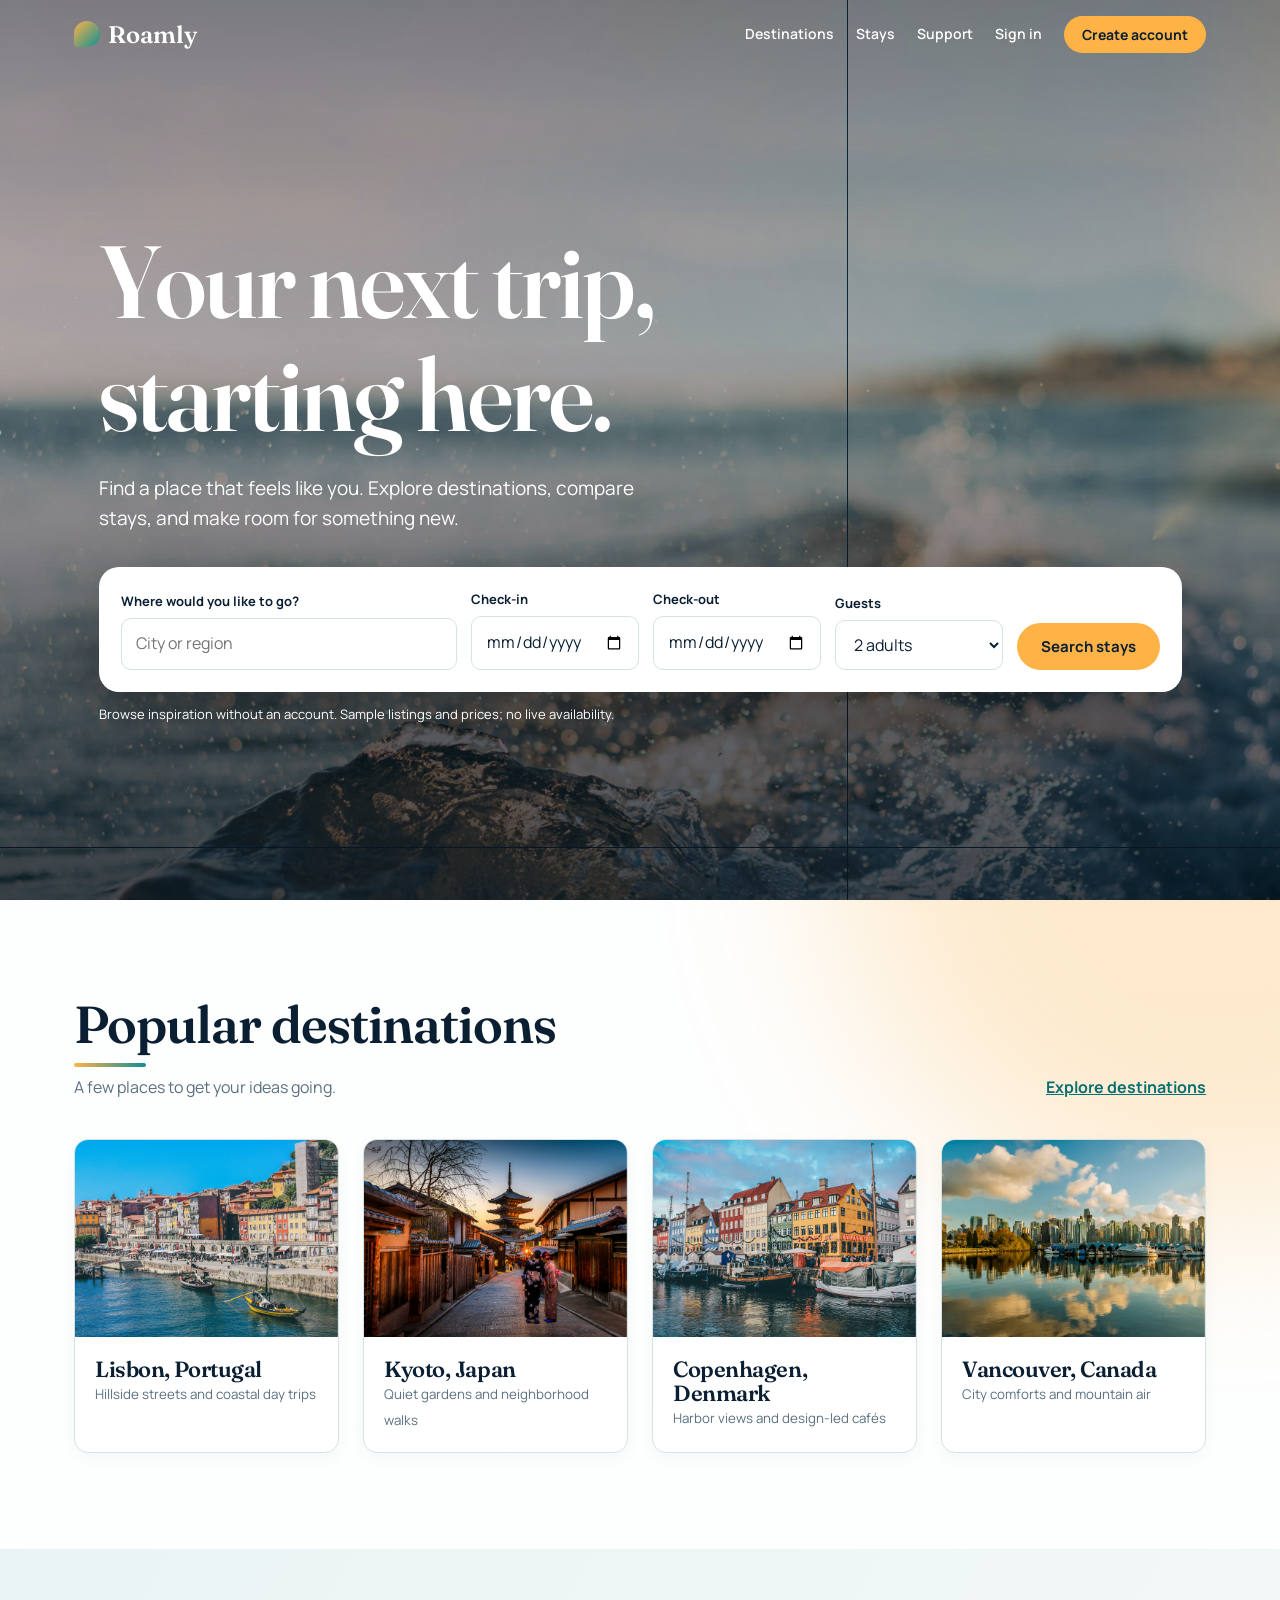
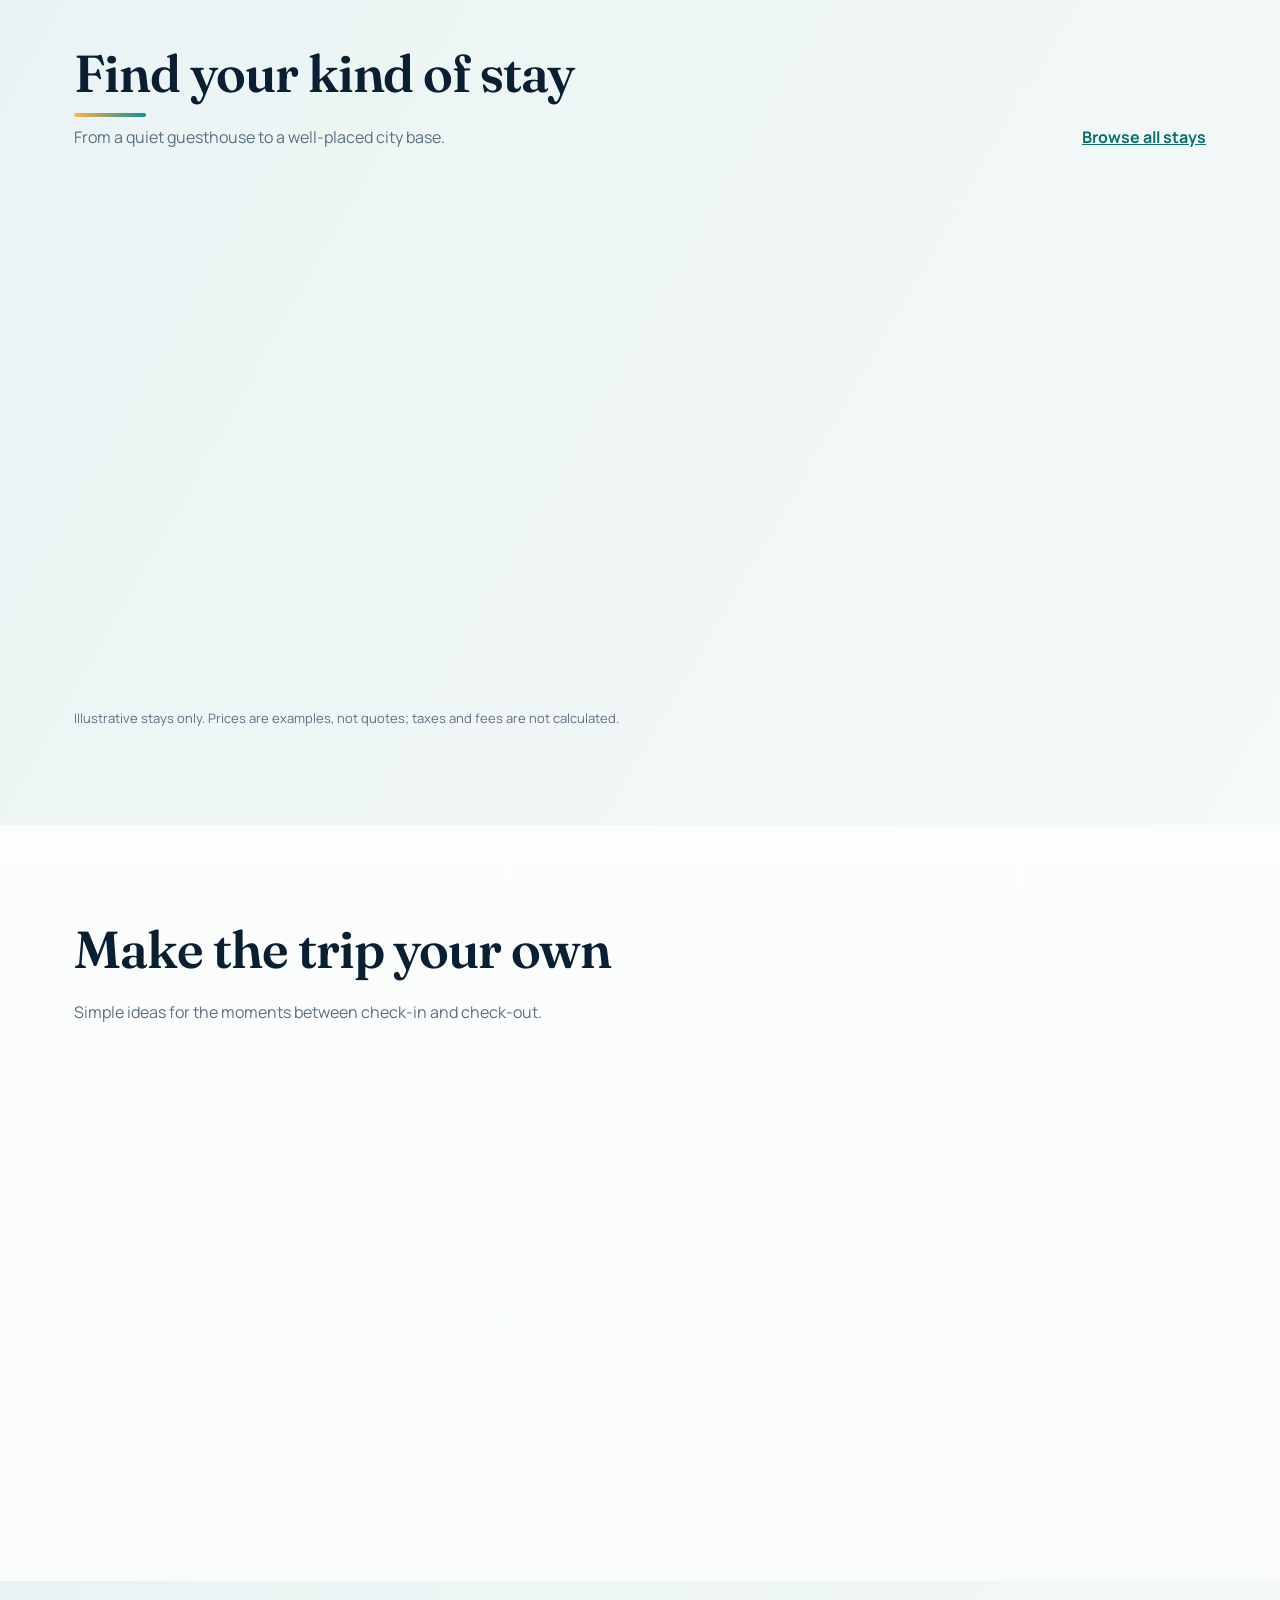
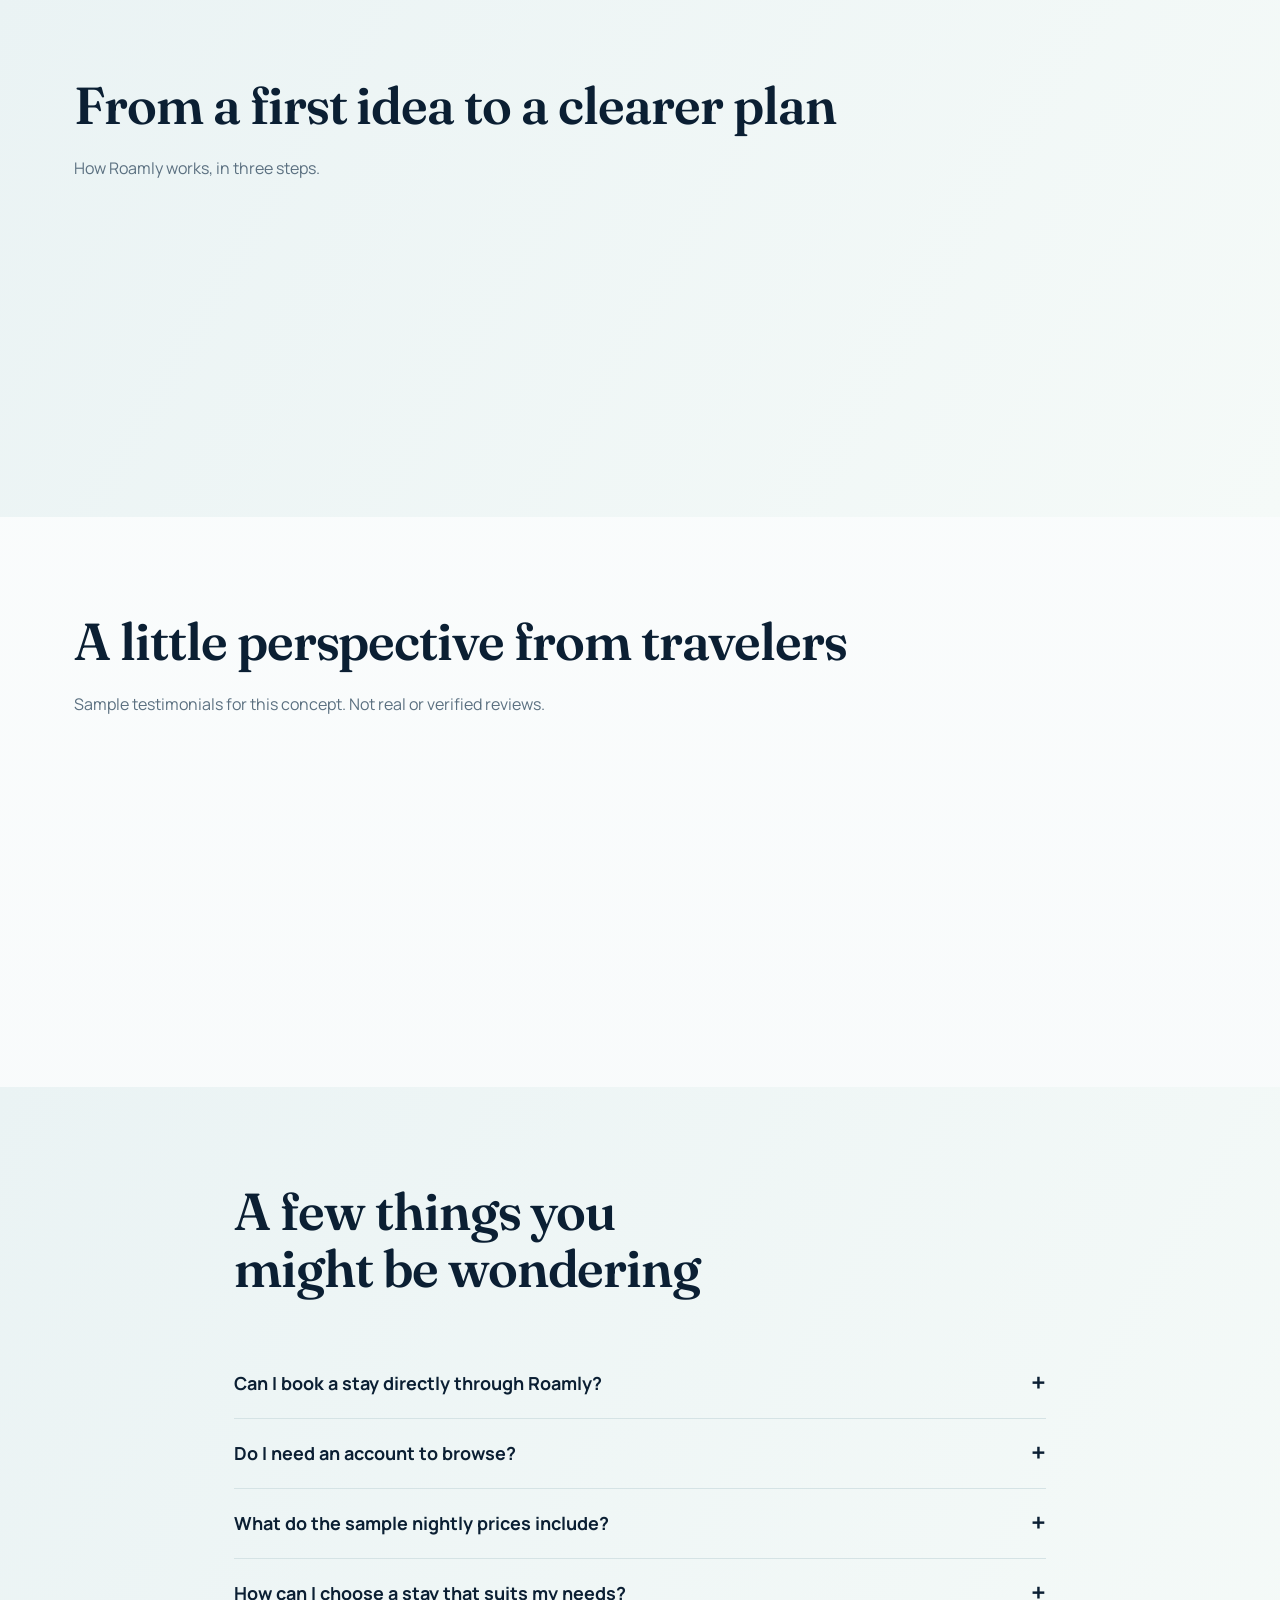
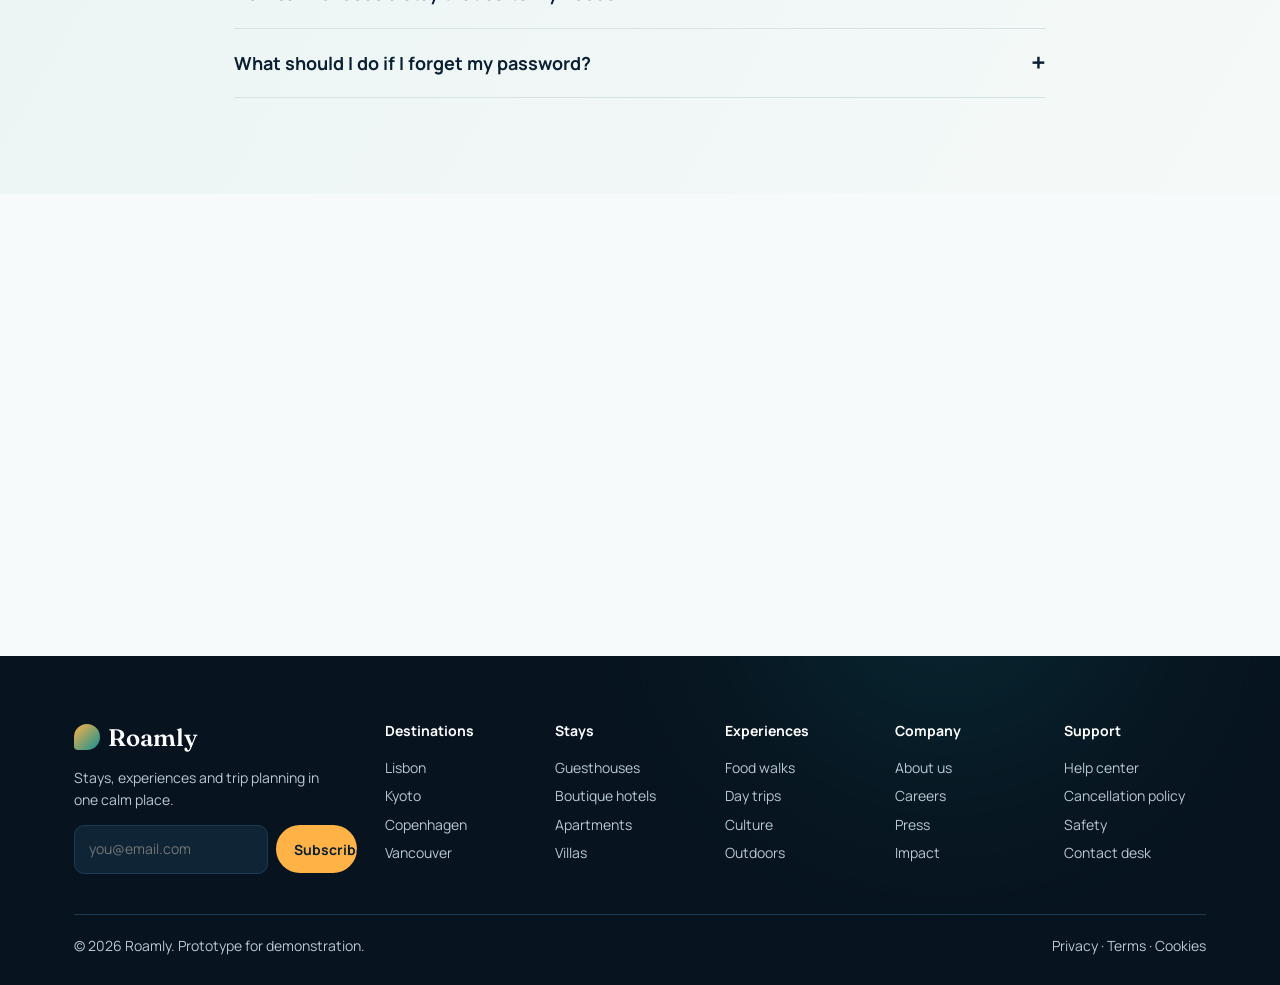
<file: index.html>
<!doctype html>
<html lang="en">
  <head>
    <meta charset="utf-8" />
    <meta name="viewport" content="width=device-width,initial-scale=1" />
    <title>Find your next stay · Roamly</title>
    <link rel="preconnect" href="https://fonts.googleapis.com" />
    <link
      href="https://fonts.googleapis.com/css2?family=Fraunces:opsz,wght@9..144,500;9..144,600&family=Manrope:wght@500;600;700&display=swap"
      rel="stylesheet"
    />
    <link rel="stylesheet" href="css/style.css" />
  </head>
  <body data-nav="light">
    <header id="nav"></header>
    <main>
      <section class="hero" style="padding: 0">
        <img
          class="bg"
          src="images/hero.jpg"
          alt="Sunset over a calm sea"
          width="3840"
          height="2160"
        />
        <div class="wrap">
          <h1 data-split>Your next trip, starting here.</h1>
          <p class="lead">
            Find a place that feels like you. Explore destinations, compare
            stays, and make room for something new.
          </p>
          <form class="search" id="search">
            <div>
              <label for="dest">Where would you like to go?</label
              ><input id="dest" placeholder="City or region" />
            </div>
            <div><label>Check-in</label><input type="date" /></div>
            <div><label>Check-out</label><input type="date" /></div>
            <div>
              <label>Guests</label
              ><select>
                <option>2 adults</option>
                <option>1 adult</option>
                <option>Family</option>
              </select>
            </div>
            <button class="btn sun">Search stays</button>
          </form>
          <p class="note">
            Browse inspiration without an account. Sample listings and prices;
            no live availability.
          </p>
        </div>
      </section>

      <section id="destinations">
        <div class="wrap">
          <div class="head">
            <div>
              <h2>Popular destinations</h2>
              <p>A few places to get your ideas going.</p>
            </div>
            <a href="#" data-toast="Destination list coming soon"
              >Explore destinations</a
            >
          </div>
          <div class="grid g4">
            <a
              class="card rv"
              href="#"
              data-toast="Lisbon guide coming soon"
              style="text-decoration: none"
              ><div class="ph">
                <img
                  src="images/lisbon.jpg"
                  loading="lazy"
                  alt="Lisbon hillside"
                />
              </div>
              <div class="b">
                <h3>Lisbon, Portugal</h3>
                <small>Hillside streets and coastal day trips</small>
              </div></a
            >
            <a
              class="card rv"
              href="#"
              data-toast="Kyoto guide coming soon"
              style="text-decoration: none"
              ><div class="ph">
                <img
                  src="images/kyoto.jpg"
                  loading="lazy"
                  alt="Kyoto misty hills"
                />
              </div>
              <div class="b">
                <h3>Kyoto, Japan</h3>
                <small>Quiet gardens and neighborhood walks</small>
              </div></a
            >
            <a
              class="card rv"
              href="#"
              data-toast="Copenhagen guide coming soon"
              style="text-decoration: none"
              ><div class="ph">
                <img
                  src="images/copenhagen.jpg"
                  loading="lazy"
                  alt="Copenhagen harbor"
                />
              </div>
              <div class="b">
                <h3>Copenhagen, Denmark</h3>
                <small>Harbor views and design-led cafés</small>
              </div></a
            >
            <a
              class="card rv"
              href="#"
              data-toast="Vancouver guide coming soon"
              style="text-decoration: none"
              ><div class="ph">
                <img
                  src="images/vancouver.jpg"
                  loading="lazy"
                  alt="Vancouver mountains"
                />
              </div>
              <div class="b">
                <h3>Vancouver, Canada</h3>
                <small>City comforts and mountain air</small>
              </div></a
            >
          </div>
        </div>
      </section>

      <section class="alt" id="stays">
        <div class="wrap">
          <div class="head">
            <div>
              <h2>Find your kind of stay</h2>
              <p>From a quiet guesthouse to a well-placed city base.</p>
            </div>
            <a href="#" data-toast="All stays coming soon">Browse all stays</a>
          </div>
          <div class="grid g3">
            <div class="card rv">
              <div class="ph">
                <img
                  src="images/lisbon.jpg"
                  loading="lazy"
                  alt=""
                  style="object-position: 20% 60%"
                />
              </div>
              <div class="b">
                <span class="tag">Guesthouse</span>
                <h3>Alfama Courtyard House</h3>
                <small>Lisbon · 2 guests · Wi-Fi · Shared courtyard</small>
                <div class="price">$120 <small>USD / night</small></div>
                <a class="btn ghost full" href="#" data-toast="Sample stay only"
                  >Explore stay</a
                >
              </div>
            </div>
            <div class="card rv">
              <div class="ph">
                <img
                  src="images/kyoto.jpg"
                  loading="lazy"
                  alt=""
                  style="object-position: 70% 70%"
                />
              </div>
              <div class="b">
                <span class="tag">Small hotel</span>
                <h3>Higashiyama Garden Stay</h3>
                <small>Kyoto · 2 guests · Breakfast · Garden access</small>
                <div class="price">$145 <small>USD / night</small></div>
                <a class="btn ghost full" href="#" data-toast="Sample stay only"
                  >Explore stay</a
                >
              </div>
            </div>
            <div class="card rv">
              <div class="ph">
                <img
                  src="images/copenhagen.jpg"
                  loading="lazy"
                  alt=""
                  style="object-position: 80% 70%"
                />
              </div>
              <div class="b">
                <span class="tag">Apartment</span>
                <h3>Harbor Studio</h3>
                <small>Copenhagen · 2 guests · Kitchen · Near metro</small>
                <div class="price">$160 <small>USD / night</small></div>
                <a class="btn ghost full" href="#" data-toast="Sample stay only"
                  >Explore stay</a
                >
              </div>
            </div>
          </div>
          <p class="note">
            Illustrative stays only. Prices are examples, not quotes; taxes and
            fees are not calculated.
          </p>
        </div>
      </section>

      <section>
        <div class="wrap">
          <div class="head">
            <div>
              <h2>Make the trip your own</h2>
              <p>
                Simple ideas for the moments between check-in and check-out.
              </p>
            </div>
          </div>
          <div class="grid g3">
            <div class="card rv">
              <div class="ph">
                <img
                  src="images/lisbon.jpg"
                  loading="lazy"
                  alt=""
                  style="object-position: 60% 40%"
                />
              </div>
              <div class="b">
                <span class="tag">Lisbon · Food</span>
                <h3>Taste your way through Lisbon</h3>
                <small
                  >A slow morning of market stalls and neighborhood cafés. Half
                  day, self-guided.</small
                >
              </div>
            </div>
            <div class="card rv">
              <div class="ph">
                <img
                  src="images/kyoto.jpg"
                  loading="lazy"
                  alt=""
                  style="object-position: 30% 30%"
                />
              </div>
              <div class="b">
                <span class="tag">Kyoto · Outdoors</span>
                <h3>A quieter side of Kyoto</h3>
                <small
                  >Morning garden walks, riverside paths and a tea break along
                  the way.</small
                >
              </div>
            </div>
            <div class="card rv">
              <div class="ph">
                <img
                  src="images/vancouver.jpg"
                  loading="lazy"
                  alt=""
                  style="object-position: 40% 50%"
                />
              </div>
              <div class="b">
                <span class="tag">Vancouver · Day trip</span>
                <h3>Mountains before lunch</h3>
                <small
                  >Take the morning ferry, hike a ridge, and be back for
                  dinner.</small
                >
              </div>
            </div>
          </div>
        </div>
      </section>

      <section class="alt">
        <div class="wrap">
          <div class="head">
            <div>
              <h2>From a first idea to a clearer plan</h2>
              <p>How Roamly works, in three steps.</p>
            </div>
          </div>
          <div class="steps">
            <div class="step rv">
              <h3>Choose a direction</h3>
              <p>
                Start with a destination, your dates and who's coming along.
                Browsing is fine, too.
              </p>
            </div>
            <div class="step rv">
              <h3>Explore the possibilities</h3>
              <p>
                Compare stays and discover things to do. Look at the details
                that matter to you.
              </p>
            </div>
            <div class="step rv">
              <h3>Shape your trip</h3>
              <p>
                Build a shortlist of ideas. Check current details with the
                provider before booking.
              </p>
            </div>
          </div>
        </div>
      </section>

      <section>
        <div class="wrap">
          <div class="head">
            <div>
              <h2>A little perspective from travelers</h2>
              <p>
                Sample testimonials for this concept. Not real or verified
                reviews.
              </p>
            </div>
          </div>
          <div class="grid g3">
            <div class="card quote rv">
              <p>
                "Seeing a few neighborhoods and stays together made it easier to
                decide what kind of trip I wanted."
              </p>
              <b>Alex</b><small>City-break traveler</small>
            </div>
            <div class="card quote rv">
              <p>
                "I liked starting with a simple idea for the day, then leaving
                enough space to wander."
              </p>
              <b>Sam</b><small>Slow-travel enthusiast</small>
            </div>
            <div class="card quote rv">
              <p>
                "The amenity details helped us talk through what we needed
                before making a shortlist."
              </p>
              <b>Jordan</b><small>Traveling with a partner</small>
            </div>
          </div>
        </div>
      </section>

      <section class="alt">
        <div class="wrap" style="max-width: 860px">
          <div class="head">
            <div><h2>A few things you might be wondering</h2></div>
          </div>
          <details>
            <summary>Can I book a stay directly through Roamly?</summary>
            <p>
              This prototype is for browsing and planning. Check current
              availability and price with the provider before you book.
            </p>
          </details>
          <details>
            <summary>Do I need an account to browse?</summary>
            <p>
              No. You can explore destinations and stays freely. An account lets
              you save ideas and contact support.
            </p>
          </details>
          <details>
            <summary>What do the sample nightly prices include?</summary>
            <p>They are examples only and don't include taxes or fees.</p>
          </details>
          <details>
            <summary>How can I choose a stay that suits my needs?</summary>
            <p>
              Compare amenities, location and guest capacity, then shortlist the
              ones that fit your trip.
            </p>
          </details>
          <details>
            <summary>What should I do if I forget my password?</summary>
            <p>
              Use <a href="forgot.html"><b>Forgot password</b></a> on the
              sign-in page and we'll email you a reset link.
            </p>
          </details>
        </div>
      </section>

      <section>
        <div class="wrap">
          <div class="cta rv">
            <div>
              <h2>Ready to start your next adventure?</h2>
              <p>
                Join travelers exploring the world with Roamly. Create your
                account in seconds.
              </p>
            </div>
            <div style="display: flex; gap: 12px">
              <a class="btn sun" href="#stays">Explore stays</a
              ><a
                class="btn"
                style="background: rgba(255, 255, 255, 0.15)"
                href="support.html"
                >Contact desk</a
              >
            </div>
          </div>
        </div>
      </section>
    </main>
    <footer id="foot"></footer>
    <script src="js/app.js"></script>
    <script src="js/fx.js"></script>
    <script>
      fx();
    </script>
  </body>
</html>
</file>
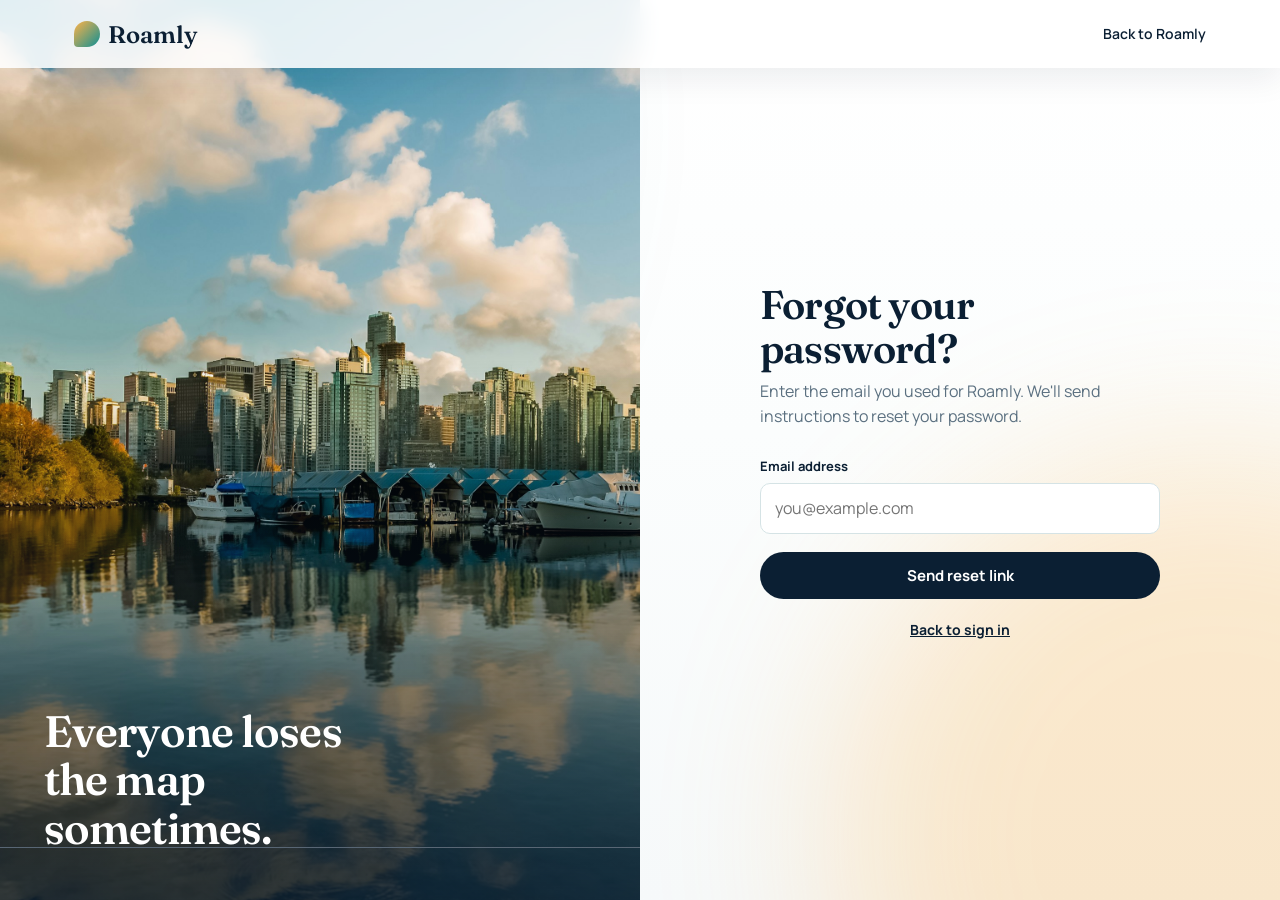
<file: forgot.html>
<!doctype html>
<html lang="en">
  <head>
    <meta charset="utf-8" />
    <meta name="viewport" content="width=device-width,initial-scale=1" />
    <title>Reset password · Roamly</title>
    <link rel="preconnect" href="https://fonts.googleapis.com" />
    <link
      href="https://fonts.googleapis.com/css2?family=Fraunces:opsz,wght@9..144,500;9..144,600&family=Manrope:wght@500;600;700&display=swap"
      rel="stylesheet"
    />
    <link rel="stylesheet" href="css/style.css" />
  </head>
  <body data-page="auth">
    <header id="nav"></header>
    <div class="auth">
      <div class="art">
        <img src="images/vancouver.jpg" alt="" />
        <h2>Everyone loses the map sometimes.</h2>
      </div>
      <div class="form">
        <div class="box">
          <h1>Forgot your password?</h1>
          <p>
            Enter the email you used for Roamly. We'll send instructions to
            reset your password.
          </p>
          <form data-form data-next="inbox.html" novalidate>
            <div class="row">
              <label>Email address</label
              ><input
                type="email"
                data-rule="email"
                placeholder="you@example.com"
              />
            </div>
            <button class="btn full" type="submit">Send reset link</button>
          </form>
          <p class="links"><a href="signin.html">Back to sign in</a></p>
        </div>
      </div>
    </div>
    <script src="js/app.js"></script>
    <script src="js/fx.js"></script>
    <script>
      fx();
    </script>
  </body>
</html>
</file>
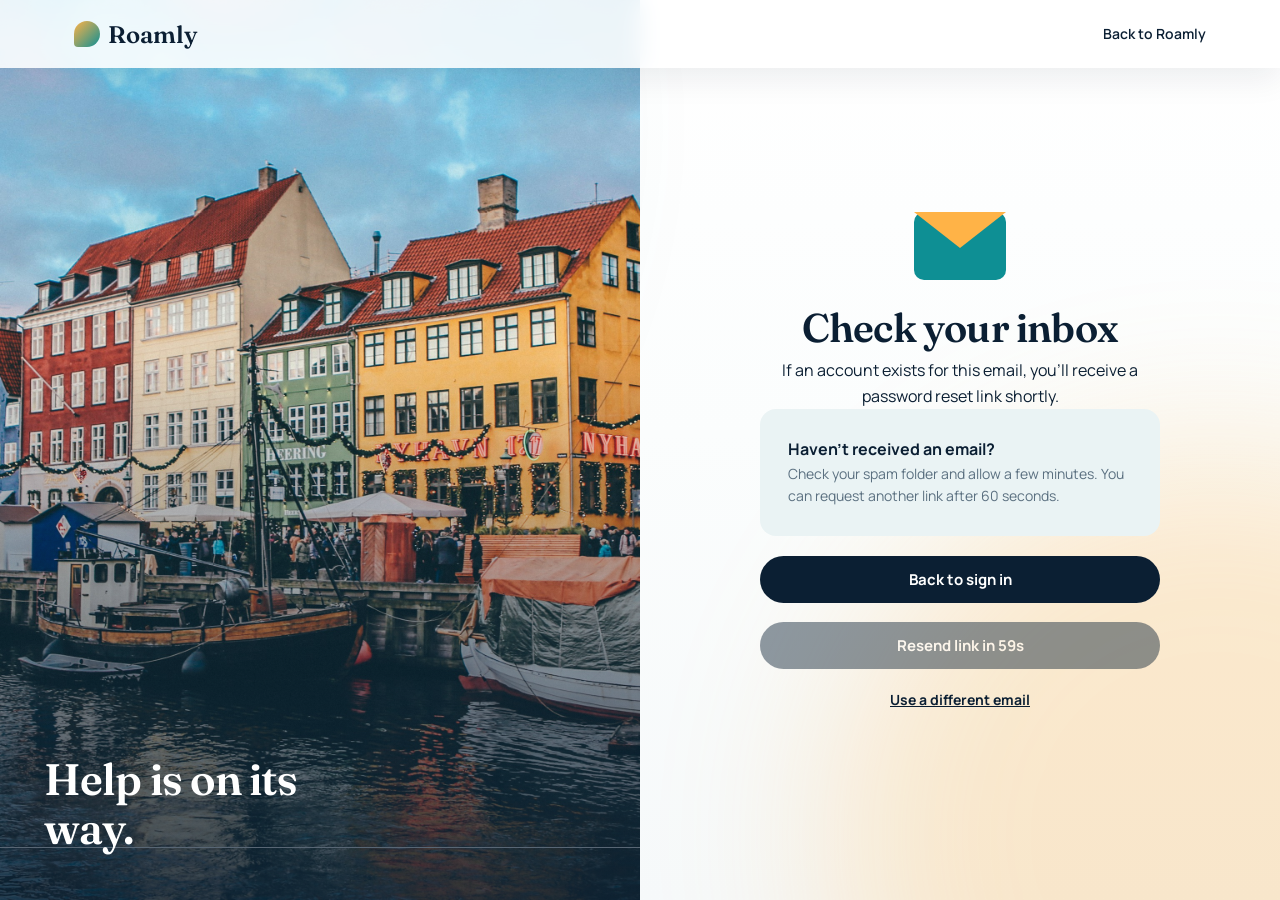
<file: inbox.html>
<!doctype html>
<html lang="en">
  <head>
    <meta charset="utf-8" />
    <meta name="viewport" content="width=device-width,initial-scale=1" />
    <title>Check your inbox · Roamly</title>
    <link rel="preconnect" href="https://fonts.googleapis.com" />
    <link
      href="https://fonts.googleapis.com/css2?family=Fraunces:opsz,wght@9..144,500;9..144,600&family=Manrope:wght@500;600;700&display=swap"
      rel="stylesheet"
    />
    <link rel="stylesheet" href="css/style.css" />
  </head>
  <body data-page="auth">
    <header id="nav"></header>
    <div class="auth">
      <div class="art">
        <img src="images/copenhagen.jpg" alt="" />
        <h2>Help is on its way.</h2>
      </div>
      <div class="form">
        <div class="box">
          <div class="mailbox">
            <div class="env"></div>
            <h1>Check your inbox</h1>
            <p>
              If an account exists for this email, you'll receive a password
              reset link shortly.
            </p>
          </div>
          <div
            class="panel"
            style="margin: 0 0 20px; background: var(--mist); border: 0"
          >
            <b>Haven't received an email?</b>
            <p style="font-size: 14px; color: var(--mute)">
              Check your spam folder and allow a few minutes. You can request
              another link after 60 seconds.
            </p>
          </div>
          <a class="btn full" href="signin.html">Back to sign in</a
          ><button
            class="btn full"
            id="resend"
            style="margin-top: 12px"
            disabled
          >
            Resend link in 60s
          </button>
          <p class="links"><a href="forgot.html">Use a different email</a></p>
        </div>
      </div>
    </div>
    <script src="js/app.js"></script>
    <script src="js/fx.js"></script>
    <script>
      fx();
    </script>
  </body>
</html>
</file>
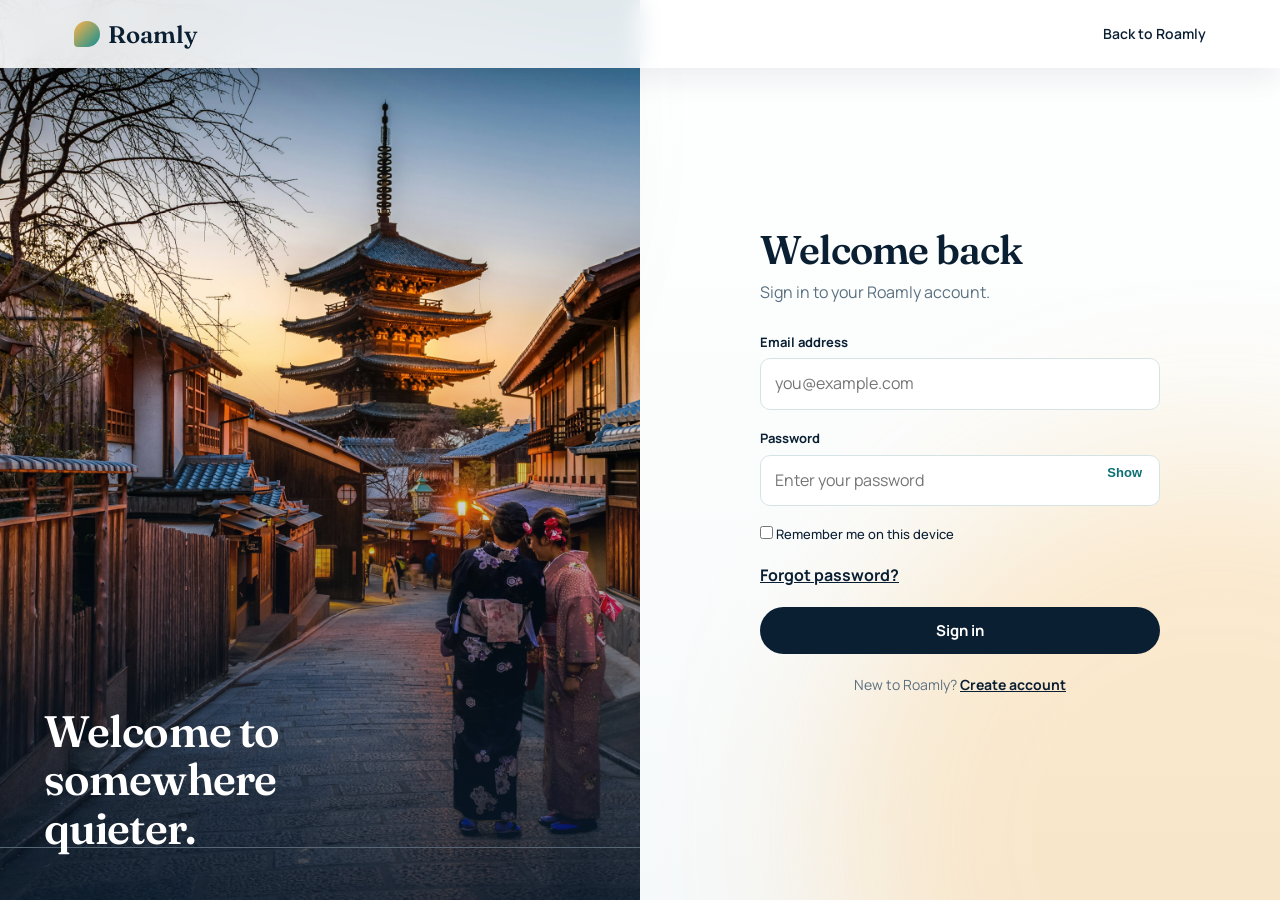
<file: signin.html>
<!doctype html>
<html lang="en">
  <head>
    <meta charset="utf-8" />
    <meta name="viewport" content="width=device-width,initial-scale=1" />
    <title>Sign in · Roamly</title>
    <link rel="preconnect" href="https://fonts.googleapis.com" />
    <link
      href="https://fonts.googleapis.com/css2?family=Fraunces:opsz,wght@9..144,500;9..144,600&family=Manrope:wght@500;600;700&display=swap"
      rel="stylesheet"
    />
    <link rel="stylesheet" href="css/style.css" />
  </head>
  <body data-page="auth">
    <header id="nav"></header>
    <div class="auth">
      <div class="art">
        <img src="images/kyoto.jpg" alt="" />
        <h2>Welcome to somewhere quieter.</h2>
      </div>
      <div class="form">
        <div class="box">
          <h1>Welcome back</h1>
          <p>Sign in to your Roamly account.</p>
          <form data-form data-next="index.html" novalidate>
            <div class="row">
              <label>Email address</label
              ><input
                type="email"
                data-rule="email"
                placeholder="you@example.com"
              />
            </div>
            <div class="row">
              <label>Password</label
              ><input
                type="password"
                data-rule="password"
                placeholder="Enter your password"
              /><button type="button" class="eye">Show</button>
            </div>
            <div class="row">
              <label style="font-weight: 500"
                ><input type="checkbox" style="width: auto" /> Remember me on
                this device</label
              >
            </div>
            <p style="margin-bottom: 18px">
              <a href="forgot.html"><b>Forgot password?</b></a>
            </p>
            <button class="btn full" type="submit">Sign in</button>
          </form>
          <p class="links">
            New to Roamly? <a href="signup.html">Create account</a>
          </p>
        </div>
      </div>
    </div>
    <script src="js/app.js"></script>
    <script src="js/fx.js"></script>
    <script>
      fx();
    </script>
  </body>
</html>
</file>
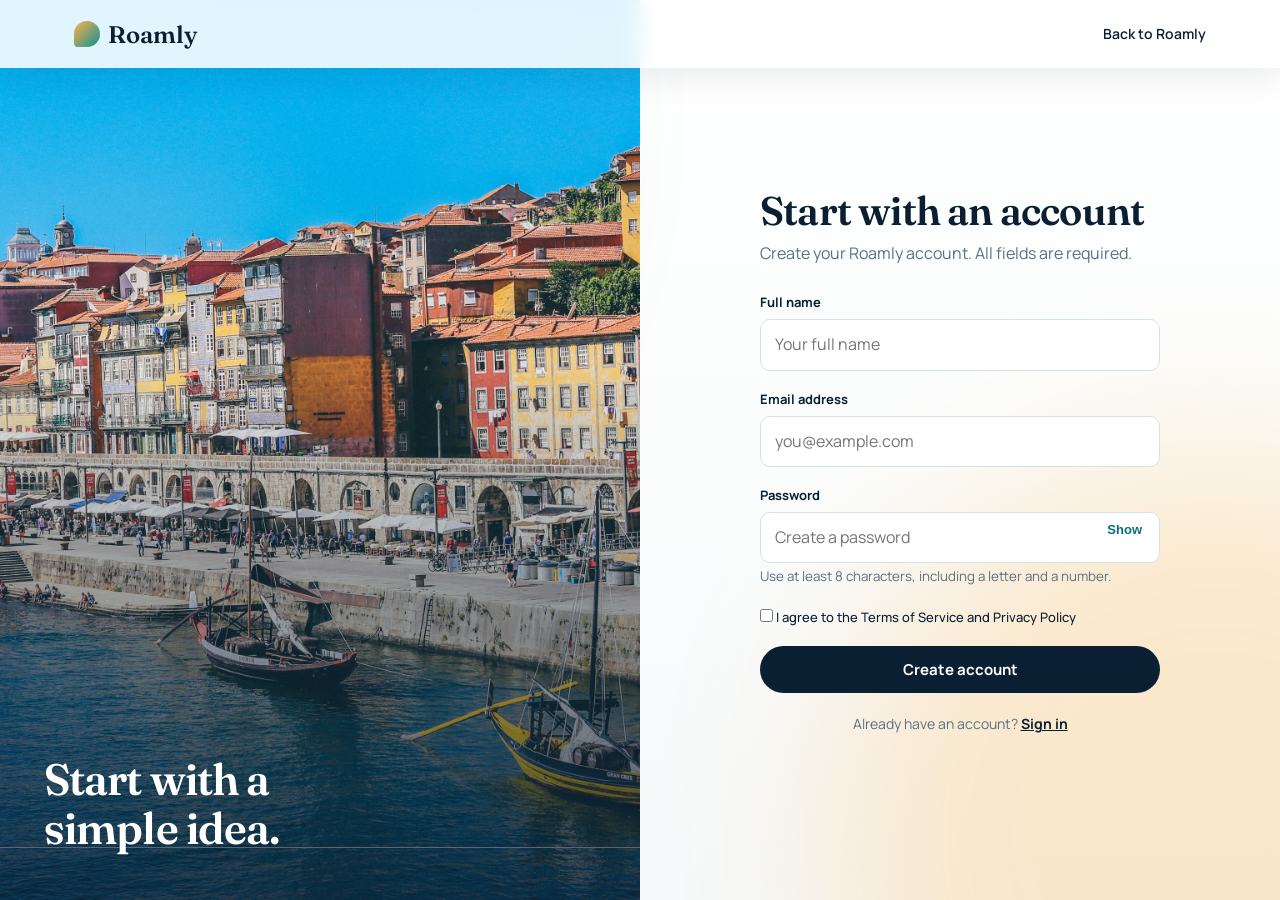
<file: signup.html>
<!doctype html>
<html lang="en">
  <head>
    <meta charset="utf-8" />
    <meta name="viewport" content="width=device-width,initial-scale=1" />
    <title>Create account · Roamly</title>
    <link rel="preconnect" href="https://fonts.googleapis.com" />
    <link
      href="https://fonts.googleapis.com/css2?family=Fraunces:opsz,wght@9..144,500;9..144,600&family=Manrope:wght@500;600;700&display=swap"
      rel="stylesheet"
    />
    <link rel="stylesheet" href="css/style.css" />
  </head>
  <body data-page="auth">
    <header id="nav"></header>
    <div class="auth">
      <div class="art">
        <img src="images/lisbon.jpg" alt="" />
        <h2>Start with a simple idea.</h2>
      </div>
      <div class="form">
        <div class="box">
          <h1>Start with an account</h1>
          <p>Create your Roamly account. All fields are required.</p>
          <form data-form data-next="index.html" novalidate>
            <div class="row">
              <label>Full name</label
              ><input data-rule="name" placeholder="Your full name" />
            </div>
            <div class="row">
              <label>Email address</label
              ><input
                type="email"
                data-rule="email"
                placeholder="you@example.com"
              />
            </div>
            <div class="row">
              <label>Password</label
              ><input
                type="password"
                data-rule="newpass"
                placeholder="Create a password"
              /><button type="button" class="eye">Show</button
              ><small style="color: var(--mute)"
                >Use at least 8 characters, including a letter and a
                number.</small
              >
            </div>
            <div class="row">
              <label style="font-weight: 500"
                ><input type="checkbox" style="width: auto" required /> I agree
                to the Terms of Service and Privacy Policy</label
              >
            </div>
            <button class="btn full" type="submit">Create account</button>
          </form>
          <p class="links">
            Already have an account? <a href="signin.html">Sign in</a>
          </p>
        </div>
      </div>
    </div>
    <script src="js/app.js"></script>
    <script src="js/fx.js"></script>
    <script>
      fx();
    </script>
  </body>
</html>
</file>
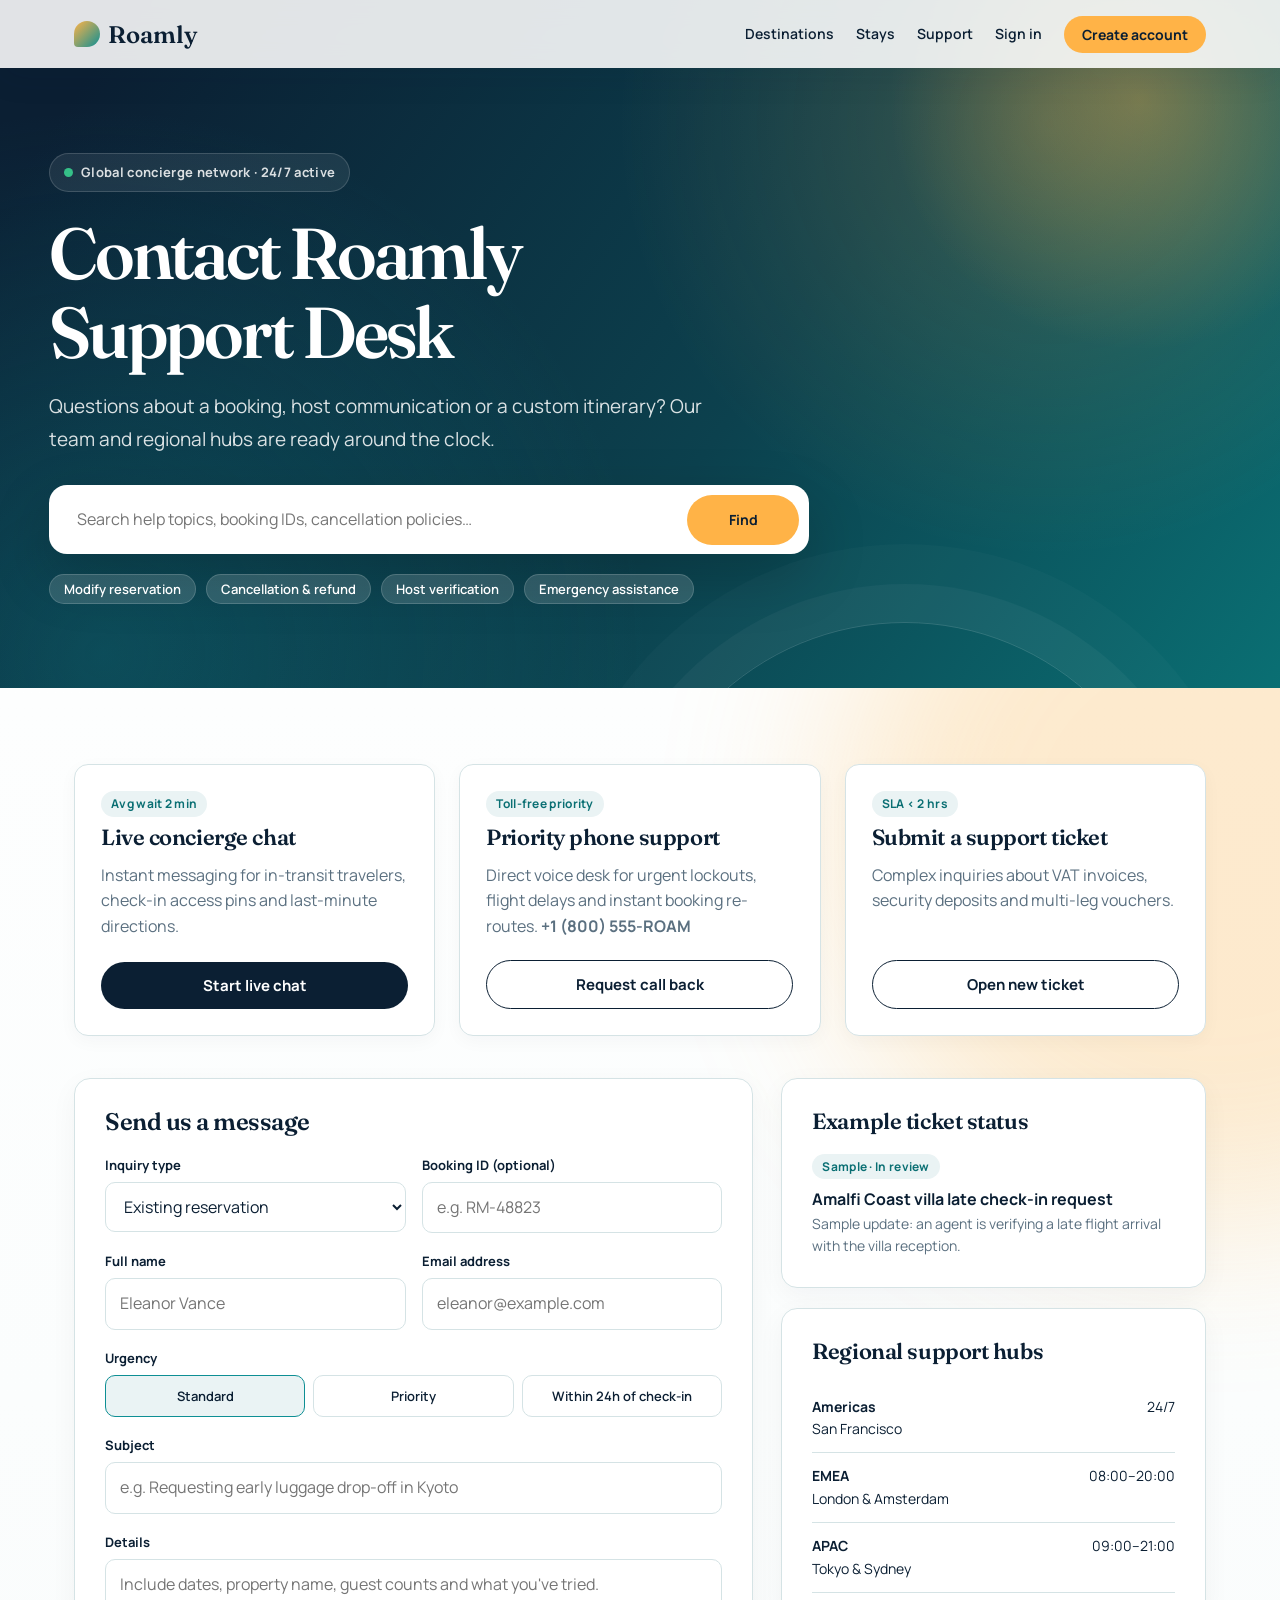
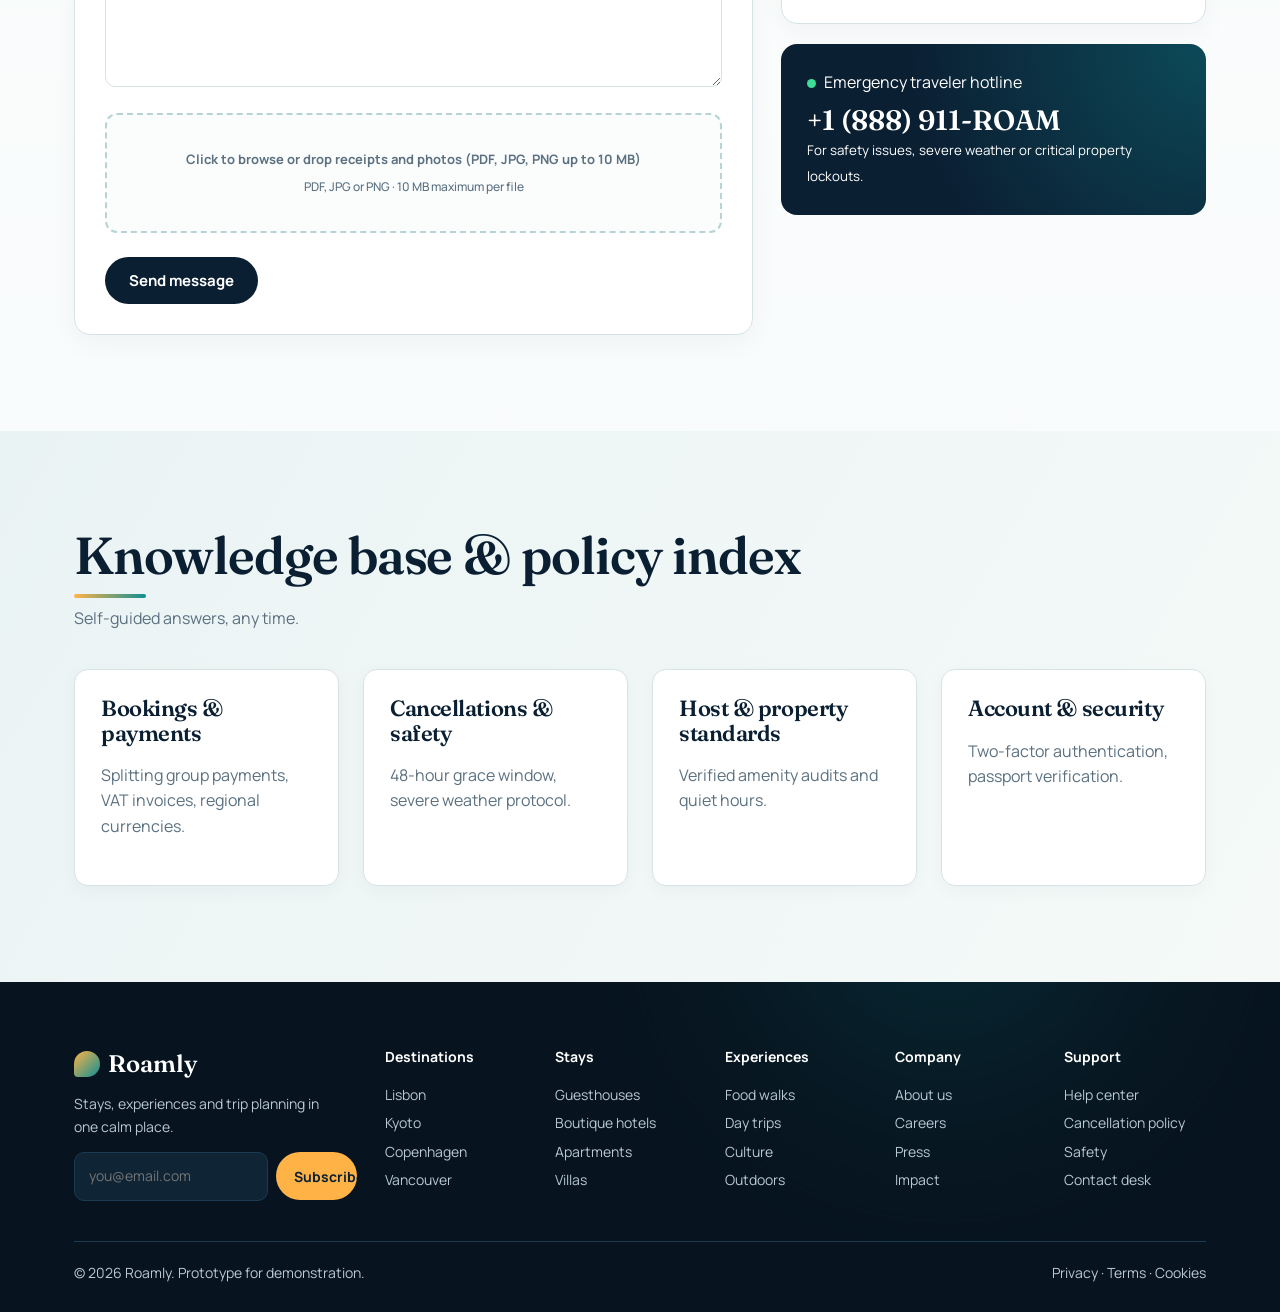
<file: support.html>
<!doctype html>
<html lang="en">
  <head>
    <meta charset="utf-8" />
    <meta name="viewport" content="width=device-width,initial-scale=1" />
    <title>Support desk · Roamly</title>
    <link rel="preconnect" href="https://fonts.googleapis.com" />
    <link
      href="https://fonts.googleapis.com/css2?family=Fraunces:opsz,wght@9..144,500;9..144,600&family=Manrope:wght@500;600;700&display=swap"
      rel="stylesheet"
    />
    <link rel="stylesheet" href="css/style.css" />
  </head>
  <body class="support-page">
    <header id="nav"></header>
    <main>
      <div class="sh">
        <div class="wrap">
          <p>
            <span class="live"></span>Global concierge network · 24/7 active
          </p>
          <h1>Contact Roamly Support Desk</h1>
          <p>
            Questions about a booking, host communication or a custom itinerary?
            Our team and regional hubs are ready around the clock.
          </p>
          <form class="sb" id="help-search">
            <input
              id="kb"
              placeholder="Search help topics, booking IDs, cancellation policies…"
              aria-label="Search help"
              aria-controls="help-results"
            /><button class="btn sm sun" type="submit">Find</button>
          </form>
          <div class="help-topics" aria-label="Popular support topics">
            <button
              class="chip"
              type="button"
              data-help-topic="reservation modification"
            >
              Modify reservation
            </button>
            <button
              class="chip"
              type="button"
              data-help-topic="cancellation refund"
            >
              Cancellation &amp; refund
            </button>
            <button
              class="chip"
              type="button"
              data-help-topic="host property standards"
            >
              Host verification
            </button>
            <button
              class="chip"
              type="button"
              data-help-topic="emergency safety"
            >
              Emergency assistance
            </button>
          </div>
        </div>
      </div>
      <section>
        <div class="wrap">
          <div class="grid g3">
            <div class="card rv b">
              <span class="tag">Avg wait 2 min</span>
              <h3>Live concierge chat</h3>
              <p style="color: var(--mute); margin: 8px 0 18px">
                Instant messaging for in-transit travelers, check-in access pins
                and last-minute directions.
              </p>
              <button
                class="btn full"
                onclick="toast('Live chat is a demo and is not connected yet.')"
              >
                Start live chat
              </button>
            </div>
            <div class="card rv b">
              <span class="tag">Toll-free priority</span>
              <h3>Priority phone support</h3>
              <p style="color: var(--mute); margin: 8px 0 18px">
                Direct voice desk for urgent lockouts, flight delays and instant
                booking re-routes. <b>+1 (800) 555-ROAM</b>
              </p>
              <button
                class="btn ghost full"
                onclick="
                  toast('Callback requests are a demo and are not sent.')
                "
              >
                Request call back
              </button>
            </div>
            <div class="card rv b">
              <span class="tag">SLA &lt; 2 hrs</span>
              <h3>Submit a support ticket</h3>
              <p style="color: var(--mute); margin: 8px 0 18px">
                Complex inquiries about VAT invoices, security deposits and
                multi-leg vouchers.
              </p>
              <a class="btn ghost full" href="#form">Open new ticket</a>
            </div>
          </div>
          <div class="two support-layout" id="form">
            <div class="panel rv">
              <h3>Send us a message</h3>
              <form
                data-form
                data-msg="Demo only: your message is ready, but no support backend is connected."
                class="f"
                novalidate
              >
                <div class="row">
                  <label for="inquiry-type">Inquiry type</label
                  ><select id="inquiry-type">
                    <option>Existing reservation</option>
                    <option>New booking</option>
                    <option>Payments</option>
                    <option>Host or property</option>
                  </select>
                </div>
                <div class="row">
                  <label for="booking-id">Booking ID (optional)</label
                  ><input id="booking-id" placeholder="e.g. RM-48823" />
                </div>
                <div class="row">
                  <label for="support-name">Full name</label
                  ><input
                    id="support-name"
                    data-rule="name"
                    placeholder="Eleanor Vance"
                  />
                </div>
                <div class="row">
                  <label for="support-email">Email address</label
                  ><input
                    id="support-email"
                    type="email"
                    data-rule="email"
                    placeholder="eleanor@example.com"
                  />
                </div>
                <div class="row w">
                  <span class="field-label">Urgency</span>
                  <div class="seg">
                    <label
                      ><input type="radio" name="u" checked />Standard</label
                    ><label><input type="radio" name="u" />Priority</label
                    ><label
                      ><input type="radio" name="u" />Within 24h of
                      check-in</label
                    >
                  </div>
                </div>
                <div class="row w">
                  <label for="support-subject">Subject</label
                  ><input
                    id="support-subject"
                    data-rule="req"
                    placeholder="e.g. Requesting early luggage drop-off in Kyoto"
                  />
                </div>
                <div class="row w">
                  <label for="support-details">Details</label
                  ><textarea
                    id="support-details"
                    rows="4"
                    data-rule="req"
                    placeholder="Include dates, property name, guest counts and what you've tried."
                  ></textarea>
                </div>
                <div class="row w">
                  <label class="drop" for="file"
                    ><input
                      type="file"
                      id="file"
                      accept=".pdf,.jpg,.jpeg,.png,application/pdf,image/jpeg,image/png"
                      multiple
                      hidden
                    /><span id="fname" role="status" aria-live="polite"
                      >Click to browse or drop receipts and photos (PDF, JPG,
                      PNG up to 10 MB)</span
                    ><span class="drop-hint"
                      >PDF, JPG or PNG · 10 MB maximum per file</span
                    ></label
                  >
                </div>
                <div class="row w">
                  <button class="btn" type="submit">Send message</button>
                </div>
              </form>
            </div>
            <aside class="support-sidebar">
              <div class="panel rv">
                <h3>Example ticket status</h3>
                <p><span class="tag">Sample · In review</span></p>
                <b>Amalfi Coast villa late check-in request</b>
                <p style="color: var(--mute); font-size: 14px">
                  Sample update: an agent is verifying a late flight arrival
                  with the villa reception.
                </p>
              </div>
              <div class="panel rv">
                <h3>Regional support hubs</h3>
                <div class="hub">
                  <span><b>Americas</b><br />San Francisco</span
                  ><span>24/7</span>
                </div>
                <div class="hub">
                  <span><b>EMEA</b><br />London &amp; Amsterdam</span
                  ><span>08:00–20:00</span>
                </div>
                <div class="hub">
                  <span><b>APAC</b><br />Tokyo &amp; Sydney</span
                  ><span>09:00–21:00</span>
                </div>
              </div>
              <div class="hot rv">
                <span class="live"></span>Emergency traveler hotline<b
                  >+1 (888) 911-ROAM</b
                ><small
                  >For safety issues, severe weather or critical property
                  lockouts.</small
                >
              </div>
            </aside>
          </div>
        </div>
      </section>
      <section class="alt" id="knowledge-base">
        <div class="wrap">
          <div class="head">
            <div>
              <h2>Knowledge base &amp; policy index</h2>
              <p>Self-guided answers, any time.</p>
            </div>
          </div>
          <div class="grid g4" id="help-results">
            <div
              class="card b rv"
              data-help-entry
              data-help-keywords="booking reservation modification guests dates"
            >
              <h3>Bookings &amp; payments</h3>
              <p style="color: var(--mute)">
                Splitting group payments, VAT invoices, regional currencies.
              </p>
            </div>
            <div
              class="card b rv"
              data-help-entry
              data-help-keywords="cancellation refund emergency assistance safety weather"
            >
              <h3>Cancellations &amp; safety</h3>
              <p style="color: var(--mute)">
                48-hour grace window, severe weather protocol.
              </p>
            </div>
            <div
              class="card b rv"
              data-help-entry
              data-help-keywords="host verification property amenities standards quiet"
            >
              <h3>Host &amp; property standards</h3>
              <p style="color: var(--mute)">
                Verified amenity audits and quiet hours.
              </p>
            </div>
            <div
              class="card b rv"
              data-help-entry
              data-help-keywords="account security two factor password passport"
            >
              <h3>Account &amp; security</h3>
              <p style="color: var(--mute)">
                Two-factor authentication, passport verification.
              </p>
            </div>
          </div>
          <p class="help-empty" id="help-empty" role="status" hidden>
            No help topics matched. Try a different search or contact our
            support team.
          </p>
        </div>
      </section>
    </main>
    <footer id="foot"></footer>
    <script src="js/app.js"></script>
    <script src="js/fx.js"></script>
    <script>
      fx();
    </script>
  </body>
</html>
</file>
<file: css/style.css>
:root {
  --ink: #0b1f33;
  --lagoon: #0e8f94;
  --lagoon-d: #0a6f73;
  --mist: #eaf3f4;
  --sun: #ffb347;
  --line: #d5e3e5;
  --mute: #5b7080;
  --r: 14px;
  --ease: cubic-bezier(0.2, 0.7, 0.2, 1);
}
* {
  box-sizing: border-box;
  margin: 0;
}
html {
  scroll-behavior: smooth;
}
body {
  font:
    16px/1.6 "Manrope",
    system-ui,
    sans-serif;
  color: var(--ink);
  background: #fff;
  -webkit-font-smoothing: antialiased;
}
h1,
h2,
h3 {
  font-family: "Fraunces", Georgia, serif;
  font-weight: 600;
  letter-spacing: -0.02em;
  line-height: 1.1;
}
a {
  color: inherit;
}
img {
  display: block;
  max-width: 100%;
}
:focus-visible {
  outline: 3px solid var(--sun);
  outline-offset: 2px;
}
.wrap {
  max-width: 1180px;
  margin: auto;
  padding: 0 24px;
}
.nav {
  position: fixed;
  inset: 0 0 auto;
  z-index: 50;
  transition:
    background 0.4s,
    box-shadow 0.4s;
}
.nav.solid {
  background: rgba(255, 255, 255, 0.92);
  backdrop-filter: blur(12px);
  box-shadow: 0 1px 0 var(--line);
}
.nav .wrap {
  display: flex;
  align-items: center;
  justify-content: space-between;
  height: 68px;
}
.logo {
  font:
    600 24px "Fraunces",
    serif;
  text-decoration: none;
  display: flex;
  gap: 8px;
  align-items: center;
}
.logo i {
  width: 26px;
  height: 26px;
  border-radius: 50% 50% 50% 4px;
  background: linear-gradient(135deg, var(--sun), var(--lagoon));
  display: block;
}
.nav.light:not(.solid) a:not(.btn),
.nav.light:not(.solid) .logo {
  color: #fff;
}
.nav nav {
  display: flex;
  gap: 22px;
  align-items: center;
  font-size: 14px;
  font-weight: 600;
}
.nav nav a {
  text-decoration: none;
}
.nav nav a:not(.btn):hover {
  color: var(--lagoon);
}
.btn {
  display: inline-block;
  border: 0;
  cursor: pointer;
  font: 700 15px "Manrope";
  padding: 13px 24px;
  border-radius: 999px;
  background: var(--ink);
  color: #fff !important;
  text-decoration: none;
  transition:
    transform 0.3s var(--ease),
    box-shadow 0.3s;
}
.btn:hover {
  transform: translateY(-2px);
  box-shadow: 0 10px 24px rgba(11, 31, 51, 0.25);
}
.btn.sun {
  background: var(--sun);
  color: var(--ink) !important;
}
.btn.ghost {
  background: transparent;
  color: var(--ink) !important;
  border: 1.5px solid var(--ink);
}
.btn.sm {
  padding: 9px 18px;
  font-size: 14px;
}
.btn.full {
  width: 100%;
  text-align: center;
}
.btn[disabled] {
  opacity: 0.45;
  pointer-events: none;
}
.hero {
  position: relative;
  min-height: 100vh;
  display: grid;
  align-items: center;
  color: #fff;
  overflow: hidden;
  background: var(--ink);
}
.hero img.bg {
  position: absolute;
  inset: 0;
  width: 100%;
  height: 100%;
  object-fit: cover;
  animation: kb 28s ease-in-out infinite alternate;
}
@keyframes kb {
  from {
    transform: scale(1);
  }
  to {
    transform: scale(1.14) translate(-1.5%, 1%);
  }
}
.hero:after {
  content: "";
  position: absolute;
  inset: 0;
  background: linear-gradient(
    180deg,
    rgba(11, 31, 51, 0.55),
    rgba(11, 31, 51, 0.1) 45%,
    rgba(11, 31, 51, 0.7)
  );
}
.hero .wrap {
  position: relative;
  z-index: 2;
  padding-top: 110px;
  padding-bottom: 60px;
}
.hero h1 {
  font-size: clamp(46px, 8vw, 104px);
  max-width: 11ch;
}
.hero h1 span {
  display: inline-block;
  opacity: 0;
  transform: translateY(60%) rotate(4deg);
  animation: up 0.9s var(--ease) forwards;
}
@keyframes up {
  to {
    opacity: 1;
    transform: none;
  }
}
.hero p.lead {
  max-width: 48ch;
  margin: 22px 0 34px;
  font-size: 19px;
  opacity: 0;
  animation: up 1s 0.9s var(--ease) forwards;
}
.search {
  background: #fff;
  color: var(--ink);
  border-radius: 20px;
  padding: 22px;
  display: grid;
  grid-template-columns: 2fr 1fr 1fr 1fr auto;
  gap: 14px;
  align-items: end;
  box-shadow: 0 30px 70px rgba(0, 0, 0, 0.35);
  opacity: 0;
  animation: up 1s 1.2s var(--ease) forwards;
}
.search label,
.f label,
.row label {
  font-size: 13px;
  font-weight: 700;
  display: block;
  margin-bottom: 6px;
}
input,
select,
textarea {
  width: 100%;
  font: inherit;
  padding: 12px 14px;
  border: 1.5px solid var(--line);
  border-radius: 10px;
  background: #fff;
  color: var(--ink);
  transition:
    border 0.25s,
    box-shadow 0.25s;
}
input:focus,
select:focus,
textarea:focus {
  border-color: var(--lagoon);
  box-shadow: 0 0 0 4px rgba(14, 143, 148, 0.15);
  outline: 0;
}
.note {
  font-size: 13px;
  color: var(--mute);
  margin-top: 12px;
}
.hero .note {
  color: #fff;
  opacity: 0.85;
}
section {
  padding: 96px 0;
}
section.alt {
  background: var(--mist);
}
.head {
  display: flex;
  justify-content: space-between;
  align-items: end;
  gap: 20px;
  margin-bottom: 38px;
}
.head h2 {
  font-size: clamp(32px, 4.5vw, 52px);
}
.head p {
  color: var(--mute);
  margin-top: 8px;
}
.head a {
  font-weight: 700;
  color: var(--lagoon-d);
}
.grid {
  display: grid;
  gap: 24px;
}
.g4 {
  grid-template-columns: repeat(4, 1fr);
}
.g3 {
  grid-template-columns: repeat(3, 1fr);
}
.card {
  background: #fff;
  border-radius: var(--r);
  overflow: hidden;
  border: 1px solid var(--line);
  transition:
    transform 0.5s var(--ease),
    box-shadow 0.5s,
    opacity 0.9s var(--ease);
}
.card:hover {
  transform: translateY(-8px);
  box-shadow: 0 28px 50px rgba(11, 31, 51, 0.14);
}
.card .ph {
  overflow: hidden;
  aspect-ratio: 4/3;
}
.card .ph img {
  width: 100%;
  height: 100%;
  object-fit: cover;
  transition: transform 1.2s var(--ease);
}
.card:hover .ph img {
  transform: scale(1.1);
}
.card .b {
  padding: 20px;
}
.card h3 {
  font-size: 22px;
}
.card small {
  color: var(--mute);
}
.card .price {
  font: 600 26px "Fraunces";
  margin: 10px 0 14px;
}
.card .price small {
  font: 500 13px "Manrope";
}
.tag {
  font-size: 12px;
  font-weight: 700;
  color: var(--lagoon-d);
  background: var(--mist);
  padding: 3px 10px;
  border-radius: 99px;
  display: inline-block;
  margin-bottom: 8px;
}
.steps {
  display: grid;
  grid-template-columns: repeat(3, 1fr);
  counter-reset: s;
}
.step {
  padding: 30px;
  border-left: 2px solid var(--line);
}
.step:before {
  counter-increment: s;
  content: counter(s);
  font: 600 44px "Fraunces";
  color: var(--lagoon);
}
.step h3 {
  font-size: 22px;
  margin: 6px 0;
}
.step p {
  color: var(--mute);
}
.quote {
  padding: 26px;
}
.quote p {
  font:
    500 20px/1.4 "Fraunces",
    serif;
  margin-bottom: 18px;
}
.quote b {
  display: block;
}
.quote small {
  color: var(--mute);
}
details {
  border-bottom: 1px solid var(--line);
  padding: 20px 0;
}
summary {
  cursor: pointer;
  font-weight: 700;
  font-size: 18px;
  list-style: none;
  display: flex;
  justify-content: space-between;
}
summary:after {
  content: "+";
  font-size: 26px;
  line-height: 1;
  transition: transform 0.3s;
}
details[open] summary:after {
  transform: rotate(45deg);
}
details p {
  color: var(--mute);
  margin-top: 10px;
  max-width: 70ch;
  animation: up 0.5s var(--ease);
}
.cta {
  color: #fff;
  border-radius: 28px;
  padding: 64px;
  display: flex;
  justify-content: space-between;
  align-items: center;
  gap: 30px;
  background:
    linear-gradient(90deg, var(--ink) 40%, rgba(11, 31, 51, 0.3)),
    url(../images/vancouver.jpg) center/cover;
}
.cta h2 {
  font-size: clamp(30px, 4vw, 48px);
  max-width: 16ch;
}
.cta p {
  opacity: 0.85;
  margin-top: 10px;
}
footer {
  background: #07141f;
  color: #b9c8d3;
  padding: 64px 0 28px;
  font-size: 14px;
}
footer .cols {
  display: grid;
  grid-template-columns: 2fr repeat(5, 1fr);
  gap: 28px;
}
footer h4 {
  color: #fff;
  margin-bottom: 12px;
}
footer a {
  display: block;
  text-decoration: none;
  padding: 3px 0;
}
footer a:hover {
  color: var(--sun);
}
footer .sub {
  display: flex;
  gap: 8px;
  margin-top: 14px;
}
footer .sub input {
  background: #0f2536;
  border-color: #1c3a52;
  color: #fff;
}
footer .copy {
  border-top: 1px solid #1c3a52;
  margin-top: 40px;
  padding-top: 20px;
  display: flex;
  justify-content: space-between;
}
.rv {
  opacity: 0;
  transform: translateY(36px);
  transition:
    opacity 0.9s var(--ease),
    transform 0.9s var(--ease);
}
.rv.in {
  opacity: 1;
  transform: none;
}
.sh {
  padding: 140px 0 70px;
  background: linear-gradient(120deg, var(--ink), #0d4a55);
  color: #fff;
  position: relative;
  overflow: hidden;
}
.sh:before {
  content: "";
  position: absolute;
  width: 520px;
  height: 520px;
  right: -120px;
  top: -160px;
  border-radius: 50%;
  background: radial-gradient(var(--sun), transparent 68%);
  opacity: 0.35;
  animation: fl 9s ease-in-out infinite alternate;
}
@keyframes fl {
  to {
    transform: translate(-80px, 60px) scale(1.2);
  }
}
.sh h1 {
  font-size: clamp(38px, 6vw, 68px);
  position: relative;
}
.sh p {
  opacity: 0.85;
  max-width: 56ch;
  margin: 14px 0 26px;
  position: relative;
}
.sb {
  display: flex;
  gap: 10px;
  background: #fff;
  border-radius: 99px;
  padding: 8px;
  max-width: 640px;
  position: relative;
}
.sb input {
  border: 0;
  box-shadow: none !important;
}
.chip {
  display: inline-block;
  font-size: 13px;
  font-weight: 600;
  background: rgba(255, 255, 255, 0.15);
  padding: 5px 14px;
  border-radius: 99px;
  margin: 14px 8px 0 0;
  cursor: pointer;
  position: relative;
  transition: background 0.3s;
}
.chip:hover {
  background: var(--sun);
  color: var(--ink);
}
.live {
  display: inline-block;
  width: 9px;
  height: 9px;
  border-radius: 50%;
  background: #3ddc97;
  margin-right: 8px;
  animation: pl 1.6s infinite;
}
@keyframes pl {
  100% {
    box-shadow: 0 0 0 12px transparent;
  }
}
.two {
  display: grid;
  grid-template-columns: 1.6fr 1fr;
  gap: 28px;
  align-items: start;
}
.panel {
  background: #fff;
  border: 1px solid var(--line);
  border-radius: var(--r);
  padding: 28px;
}
.panel h3 {
  font-size: 26px;
  margin-bottom: 18px;
}
.f {
  display: grid;
  grid-template-columns: 1fr 1fr;
  gap: 16px;
}
.f .w {
  grid-column: 1/-1;
}
.f .row {
  position: relative;
}
.seg {
  display: flex;
  gap: 8px;
}
.seg label {
  flex: 1;
  margin: 0;
  border: 1.5px solid var(--line);
  border-radius: 10px;
  padding: 10px;
  text-align: center;
  cursor: pointer;
  font-weight: 600;
  transition: 0.25s;
}
.seg input {
  display: none;
}
.seg label:has(input:checked) {
  border-color: var(--lagoon);
  background: var(--mist);
}
.drop {
  display: block;
  border: 2px dashed var(--line);
  border-radius: 12px;
  padding: 24px;
  text-align: center;
  color: var(--mute);
  cursor: pointer;
  transition: 0.3s;
}
.drop:hover {
  border-color: var(--lagoon);
  background: var(--mist);
}
.hub {
  display: flex;
  justify-content: space-between;
  padding: 12px 0;
  border-bottom: 1px solid var(--line);
  font-size: 14px;
}
.hot {
  background: var(--ink);
  color: #fff;
  border-radius: var(--r);
  padding: 24px;
  margin-top: 20px;
}
.hot b {
  font: 600 28px "Fraunces";
  display: block;
  margin-top: 8px;
}
.auth {
  min-height: 100vh;
  display: grid;
  grid-template-columns: 1fr 1fr;
}
.auth .art {
  position: relative;
  overflow: hidden;
}
.auth .art img {
  width: 100%;
  height: 100%;
  object-fit: cover;
  animation: kb 24s ease-in-out infinite alternate;
}
.auth .art:after {
  content: "";
  position: absolute;
  inset: 0;
  background: linear-gradient(0deg, rgba(11, 31, 51, 0.75), transparent 60%);
}
.auth .art h2 {
  position: absolute;
  z-index: 2;
  left: 44px;
  bottom: 48px;
  color: #fff;
  font-size: 44px;
  max-width: 12ch;
}
.auth .form {
  display: grid;
  place-items: center;
  padding: 90px 40px 40px;
}
.auth .box {
  width: 100%;
  max-width: 400px;
  animation: up 0.8s var(--ease) both;
  opacity: 0;
}
.auth h1 {
  font-size: 40px;
  margin-bottom: 8px;
}
.auth .box > p {
  color: var(--mute);
  margin-bottom: 26px;
}
.auth .row {
  margin-bottom: 18px;
  position: relative;
}
.eye {
  position: absolute;
  right: 12px;
  top: 36px;
  background: none;
  border: 0;
  cursor: pointer;
  font-size: 13px;
  font-weight: 700;
  color: var(--lagoon-d);
}
.err {
  color: #c0392b;
  font-size: 13px;
  margin-top: 5px;
  display: none;
}
.bad > .err {
  display: block;
}
.bad input {
  border-color: #c0392b;
}
.links {
  text-align: center;
  margin-top: 20px;
  font-size: 14px;
  color: var(--mute);
}
.links a {
  font-weight: 700;
  color: var(--ink);
}
.mailbox {
  text-align: center;
}
.env {
  width: 92px;
  height: 68px;
  margin: 0 auto 26px;
  border-radius: 10px;
  background: var(--lagoon);
  position: relative;
  animation: bob 2.4s ease-in-out infinite;
}
.env:before {
  content: "";
  position: absolute;
  left: 0;
  top: 0;
  border-left: 46px solid transparent;
  border-right: 46px solid transparent;
  border-top: 36px solid var(--sun);
}
@keyframes bob {
  50% {
    transform: translateY(-10px);
  }
}
.toast {
  position: fixed;
  left: 50%;
  bottom: 30px;
  transform: translate(-50%, 120px);
  background: var(--ink);
  color: #fff;
  padding: 14px 24px;
  border-radius: 99px;
  font-weight: 600;
  z-index: 99;
  transition: transform 0.5s var(--ease);
  box-shadow: 0 14px 40px rgba(0, 0, 0, 0.3);
}
.toast.show {
  transform: translate(-50%, 0);
}
@media (max-width: 900px) {
  .search,
  .g4,
  .g3,
  .steps,
  .two,
  .auth,
  footer .cols,
  .f {
    grid-template-columns: 1fr;
  }
  .auth .art {
    display: none;
  }
  .cta {
    flex-direction: column;
    align-items: start;
    padding: 36px;
  }
  .nav nav a:not(.btn) {
    display: none;
  }
  .head {
    flex-direction: column;
    align-items: start;
  }
}
@media (prefers-reduced-motion: reduce) {
  * {
    animation: none !important;
    transition: none !important;
  }
  .rv,
  .hero h1 span,
  .hero p.lead,
  .search,
  .auth .box {
    opacity: 1;
    transform: none;
  }
}
/* ===== FX layer: motion for backgrounds, buttons, cards and items ===== */
body:before,
body:after {
  content: "";
  position: fixed;
  z-index: -1;
  width: 60vmax;
  height: 60vmax;
  border-radius: 50%;
  filter: blur(90px);
  opacity: 0.26;
  pointer-events: none;
}
body:before {
  background: var(--lagoon);
  left: -20vmax;
  top: -20vmax;
  animation: orb 22s ease-in-out infinite alternate;
}
body:after {
  background: var(--sun);
  right: -25vmax;
  bottom: -25vmax;
  animation: orb 28s ease-in-out infinite alternate-reverse;
}
@keyframes orb {
  to {
    transform: translate(18vmax, 12vmax) scale(1.25);
  }
}
section.alt {
  background: linear-gradient(120deg, #eaf3f4, #f5faf8, #e4f0f6, #eaf3f4);
  background-size: 300% 300%;
  animation: flow 16s ease-in-out infinite;
}
@keyframes flow {
  50% {
    background-position: 100% 50%;
  }
}
#prog {
  position: fixed;
  top: 0;
  left: 0;
  height: 3px;
  width: 0;
  z-index: 99;
  background: linear-gradient(90deg, var(--sun), var(--lagoon));
}
.pt {
  position: absolute;
  bottom: -20px;
  border-radius: 50%;
  background: rgba(255, 220, 160, 0.75);
  box-shadow: 0 0 12px rgba(255, 200, 120, 0.8);
  animation: rise linear infinite;
  z-index: 1;
  pointer-events: none;
}
@keyframes rise {
  to {
    transform: translate(40px, -110vh);
    opacity: 0;
  }
}
.hero:before,
.cta:before {
  content: "";
  position: absolute;
  inset: -50%;
  z-index: 1;
  pointer-events: none;
  background: conic-gradient(
    from 0deg at 70% 55%,
    transparent,
    rgba(255, 208, 138, 0.2),
    transparent 25%
  );
  animation: spin 18s linear infinite;
}
.cta {
  position: relative;
  overflow: hidden;
}
.cta > * {
  position: relative;
  z-index: 2;
}
@keyframes spin {
  to {
    transform: rotate(360deg);
  }
}
.btn {
  position: relative;
  overflow: hidden;
  isolation: isolate;
}
.btn:after {
  content: "";
  position: absolute;
  inset: 0;
  z-index: -1;
  background: linear-gradient(
    110deg,
    transparent 30%,
    rgba(255, 255, 255, 0.55) 50%,
    transparent 70%
  );
  transform: translateX(-120%);
  transition: transform 0.7s;
}
.btn:hover:after {
  transform: translateX(120%);
}
.btn:active {
  transform: scale(0.95);
}
.btn.sun {
  animation: glow 3s ease-in-out infinite;
}
@keyframes glow {
  50% {
    box-shadow: 0 0 0 9px rgba(255, 179, 71, 0.25);
  }
}
.btn.ghost:hover {
  background: var(--ink);
  color: #fff !important;
}
.ripple {
  position: absolute;
  border-radius: 50%;
  background: rgba(255, 255, 255, 0.55);
  transform: scale(0);
  animation: rip 0.7s ease-out forwards;
  pointer-events: none;
}
@keyframes rip {
  to {
    transform: scale(4);
    opacity: 0;
  }
}
.card:hover {
  translate: 0 -8px;
  transform: perspective(900px) rotateX(var(--rx, 0deg))
    rotateY(var(--ry, 0deg));
  border-color: var(--lagoon);
  transition:
    transform 0.15s ease-out,
    translate 0.4s var(--ease),
    box-shadow 0.5s,
    border-color 0.4s;
}
.card {
  position: relative;
}
.card:before {
  content: "";
  position: absolute;
  inset: 0;
  z-index: 2;
  pointer-events: none;
  opacity: 0;
  transition: opacity 0.4s;
  background: radial-gradient(
    380px circle at var(--mx, 50%) var(--my, 50%),
    rgba(255, 255, 255, 0.38),
    transparent 60%
  );
}
.card:hover:before {
  opacity: 1;
}
.panel,
.hot {
  transition:
    translate 0.4s var(--ease),
    box-shadow 0.4s;
}
.panel:hover,
.hot:hover {
  translate: 0 -5px;
  box-shadow: 0 20px 44px rgba(11, 31, 51, 0.14);
}
.hot {
  animation: hotp 2.8s ease-in-out infinite;
}
@keyframes hotp {
  50% {
    box-shadow: 0 0 0 8px rgba(255, 179, 71, 0.22);
  }
}
.step {
  transition:
    background 0.4s,
    translate 0.4s var(--ease),
    border-color 0.4s;
}
.step:before {
  display: inline-block;
  transition: transform 0.5s var(--ease);
}
.step:hover {
  background: var(--mist);
  translate: 8px 0;
  border-color: var(--lagoon);
}
.step:hover:before {
  transform: scale(1.25) rotate(-8deg);
}
.tag {
  transition:
    transform 0.3s,
    background 0.3s;
}
.card:hover .tag {
  transform: translateX(4px);
  background: var(--sun);
  color: var(--ink);
}
.hub {
  transition:
    padding 0.3s,
    background 0.3s;
}
.hub:hover {
  padding-left: 12px;
  background: var(--mist);
}
summary {
  transition:
    color 0.3s,
    padding 0.3s;
}
summary:hover {
  color: var(--lagoon);
  padding-left: 8px;
}
.nav nav a:not(.btn) {
  position: relative;
}
.nav nav a:not(.btn):after {
  content: "";
  position: absolute;
  left: 0;
  right: 0;
  bottom: -4px;
  height: 2px;
  background: var(--sun);
  transform: scaleX(0);
  transform-origin: left;
  transition: transform 0.35s var(--ease);
}
.nav nav a:not(.btn):hover:after {
  transform: scaleX(1);
}
.logo i {
  transition: transform 0.8s var(--ease);
}
.logo:hover i {
  transform: rotate(360deg) scale(1.15);
}
footer a {
  transition:
    padding 0.3s,
    color 0.3s;
}
footer a:hover {
  padding-left: 8px;
}
input:hover,
select:hover,
textarea:hover {
  border-color: #8fc4c7;
}
.seg label:hover {
  translate: 0 -3px;
}
.drop:hover {
  transform: scale(1.02);
}
.search {
  transition: box-shadow 0.4s;
}
.search:focus-within {
  box-shadow: 0 30px 80px rgba(14, 143, 148, 0.55);
}
.head h2:after {
  content: "";
  display: block;
  height: 4px;
  width: 0;
  margin-top: 10px;
  border-radius: 4px;
  background: linear-gradient(90deg, var(--sun), var(--lagoon));
  transition: width 1s 0.3s var(--ease);
}
.head.in h2:after {
  width: 72px;
}
.auth .box {
  animation:
    up 0.8s var(--ease) forwards,
    fy 6s 1s ease-in-out infinite;
}
.quote p {
  transition: color 0.4s;
}
.quote:hover p {
  color: var(--lagoon-d);
}
@media (prefers-reduced-motion: reduce) {
  .pt,
  body:before,
  body:after {
    display: none;
  }
}

/* Refined visual styling and motion */
::selection {
  color: var(--ink);
  background: rgba(255, 179, 71, 0.55);
}

body {
  background: linear-gradient(180deg, #fff 0%, #fbfdfd 48%, #f6f9fa 100%);
}

.nav {
  transition:
    background 0.45s ease,
    box-shadow 0.45s ease,
    backdrop-filter 0.45s ease;
}

.nav.solid {
  background: rgba(255, 255, 255, 0.88);
  box-shadow: 0 10px 32px rgba(11, 31, 51, 0.08);
}

.logo {
  transition:
    color 0.3s ease,
    transform 0.3s var(--ease);
}

.logo:hover {
  transform: translateY(-2px);
}

.hero:after {
  background:
    radial-gradient(
      ellipse at 78% 25%,
      rgba(14, 143, 148, 0.12),
      transparent 42%
    ),
    linear-gradient(
      180deg,
      rgba(7, 20, 31, 0.5) 0%,
      rgba(7, 20, 31, 0.26) 38%,
      rgba(7, 20, 31, 0.76) 100%
    );
}

.hero img.bg {
  filter: saturate(1.08);
  will-change: transform;
}

.hero h1 span {
  animation-name: heroWordIn;
  animation-duration: 0.85s;
}

@keyframes heroWordIn {
  from {
    opacity: 0;
    filter: blur(8px);
    transform: translate3d(0, 42px, 0) rotate(3deg);
  }
  to {
    opacity: 1;
    filter: blur(0);
    transform: translate3d(0, 0, 0) rotate(0);
  }
}

.hero p.lead,
.hero .search,
.hero .note {
  animation-name: riseIn;
  animation-duration: 0.9s;
  animation-fill-mode: both;
}

.hero p.lead {
  animation-delay: 0.55s;
}

.hero .search {
  animation-delay: 0.75s;
}

.hero .note {
  animation-delay: 0.95s;
}

@keyframes riseIn {
  from {
    opacity: 0;
    transform: translate3d(0, 24px, 0);
  }
  to {
    opacity: 1;
    transform: translate3d(0, 0, 0);
  }
}

section {
  position: relative;
}

.head h2 {
  text-wrap: balance;
}

.grid {
  perspective: 1200px;
}

.card {
  box-shadow: 0 5px 18px rgba(11, 31, 51, 0.035);
  backface-visibility: hidden;
}

.card .ph {
  position: relative;
  background: var(--mist);
}

.card .ph:after {
  content: "";
  position: absolute;
  inset: 45% 0 0;
  pointer-events: none;
  background: linear-gradient(transparent, rgba(7, 20, 31, 0.16));
  opacity: 0;
  transition: opacity 0.45s ease;
}

.card:hover .ph:after {
  opacity: 1;
}

.card .ph img {
  will-change: transform;
}

.card:focus-visible,
.card:focus-within {
  outline: 3px solid var(--sun);
  outline-offset: 4px;
}

.rv.in {
  animation: revealCard 0.75s var(--ease) both;
}

@keyframes revealCard {
  from {
    filter: blur(5px);
  }
  to {
    filter: blur(0);
  }
}

.tag {
  letter-spacing: 0.025em;
}

.step {
  border-radius: 0 var(--r) var(--r) 0;
}

.step:hover {
  box-shadow: 12px 12px 28px rgba(11, 31, 51, 0.07);
}

details {
  transition:
    border-color 0.3s ease,
    padding 0.3s ease;
}

details[open] {
  border-color: var(--lagoon);
}

details[open] summary {
  color: var(--lagoon-d);
}

details p {
  animation: answerIn 0.4s var(--ease) both;
}

@keyframes answerIn {
  from {
    opacity: 0;
    transform: translateY(8px);
  }
  to {
    opacity: 1;
    transform: translateY(0);
  }
}

.cta {
  box-shadow: 0 24px 60px rgba(11, 31, 51, 0.16);
  background-position: center, center;
  background-size:
    auto,
    100% 100%;
  transition:
    background-size 0.8s var(--ease),
    box-shadow 0.45s ease;
}

.cta:hover {
  background-size:
    auto,
    108% 108%;
  box-shadow: 0 32px 72px rgba(11, 31, 51, 0.22);
}

footer {
  position: relative;
  overflow: hidden;
}

footer:before {
  content: "";
  position: absolute;
  width: 360px;
  height: 360px;
  top: -260px;
  right: 12%;
  border-radius: 50%;
  background: var(--lagoon);
  filter: blur(100px);
  opacity: 0.16;
  pointer-events: none;
}

footer .wrap {
  position: relative;
}

.sh:after {
  content: "";
  position: absolute;
  width: 34rem;
  height: 34rem;
  right: 8%;
  bottom: -30rem;
  border: 1px solid rgba(255, 255, 255, 0.16);
  border-radius: 50%;
  box-shadow:
    0 0 0 38px rgba(255, 255, 255, 0.035),
    0 0 0 78px rgba(255, 255, 255, 0.025);
  animation: orbitIn 1.2s var(--ease) both;
  pointer-events: none;
}

.sh .wrap {
  z-index: 1;
}

@keyframes orbitIn {
  from {
    opacity: 0;
    transform: scale(0.75) rotate(-18deg);
  }
  to {
    opacity: 1;
    transform: scale(1) rotate(0);
  }
}

.panel,
.hot {
  border-radius: calc(var(--r) + 2px);
}

.auth .art img {
  will-change: transform;
}

.auth .art h2 {
  animation: captionIn 0.8s 0.25s var(--ease) both;
}

@keyframes captionIn {
  from {
    opacity: 0;
    transform: translateY(20px);
  }
  to {
    opacity: 1;
    transform: translateY(0);
  }
}

.auth .box {
  animation:
    riseIn 0.75s var(--ease) both,
    breathe 7s 1s ease-in-out infinite;
}

@keyframes breathe {
  50% {
    translate: 0 -5px;
  }
}

.btn {
  transition:
    transform 0.25s var(--ease),
    box-shadow 0.35s ease,
    background-color 0.3s ease;
}

.btn:focus-visible {
  outline-offset: 4px;
}

input,
select,
textarea {
  transition:
    border-color 0.25s ease,
    box-shadow 0.25s ease,
    background-color 0.25s ease;
}

.drop {
  transition:
    border-color 0.3s ease,
    background-color 0.3s ease,
    transform 0.3s var(--ease);
}

.toast.show {
  animation: toastPop 0.45s var(--ease) both;
}

@keyframes toastPop {
  from {
    opacity: 0;
    transform: translate(-50%, 18px) scale(0.96);
  }
  to {
    opacity: 1;
    transform: translate(-50%, 0) scale(1);
  }
}

@media (max-width: 1100px) {
  .search {
    grid-template-columns: repeat(2, minmax(0, 1fr));
  }

  .search > :first-child,
  .search > .btn {
    grid-column: 1 / -1;
  }

  .g4 {
    grid-template-columns: repeat(2, minmax(0, 1fr));
  }

  .g3 {
    grid-template-columns: repeat(2, minmax(0, 1fr));
  }

  footer .cols {
    grid-template-columns: repeat(3, minmax(0, 1fr));
  }
}

@media (max-width: 900px) {
  section {
    padding: 76px 0;
  }

  .two {
    grid-template-columns: minmax(0, 1.3fr) minmax(240px, 0.8fr);
  }

  .steps {
    grid-template-columns: repeat(3, minmax(0, 1fr));
  }

  .step {
    padding: 22px;
  }

  .auth {
    grid-template-columns: minmax(0, 0.9fr) minmax(0, 1.1fr);
  }

  .auth .art {
    display: block;
  }

  .auth .art h2 {
    left: 28px;
    bottom: 34px;
    font-size: 36px;
  }

  .cta {
    padding: 48px;
  }
}

@media (max-width: 640px) {
  .wrap {
    padding-right: 20px;
    padding-left: 20px;
  }

  section {
    padding: 60px 0;
  }

  .hero {
    min-height: 100svh;
  }

  .hero .wrap {
    padding-top: 100px;
    padding-bottom: 42px;
  }

  .hero h1 {
    font-size: clamp(42px, 12vw, 64px);
  }

  .hero p.lead {
    margin: 18px 0 26px;
    font-size: 16px;
  }

  .search,
  .g4,
  .g3,
  .steps,
  .two,
  .auth,
  footer .cols,
  .f {
    grid-template-columns: minmax(0, 1fr);
  }

  .search > :first-child,
  .search > .btn,
  .f .w {
    grid-column: auto;
  }

  .search {
    gap: 12px;
    padding: 18px;
    border-radius: 16px;
  }

  .head {
    gap: 12px;
    margin-bottom: 26px;
  }

  .head h2 {
    font-size: clamp(30px, 9vw, 42px);
  }

  .card .b {
    padding: 18px;
  }

  .steps {
    gap: 12px;
  }

  .step {
    padding: 20px;
  }

  .cta {
    align-items: flex-start;
    padding: 30px 24px;
    border-radius: 22px;
  }

  .cta > div:last-child {
    width: 100%;
    flex-wrap: wrap;
  }

  footer {
    padding: 48px 0 24px;
  }

  footer .copy {
    flex-direction: column;
    gap: 8px;
  }

  .auth {
    min-height: 100svh;
  }

  .auth .art {
    display: none;
  }

  .auth .form {
    padding: 84px 24px 32px;
  }

  .nav .wrap {
    height: 62px;
  }

  .nav nav {
    gap: 8px;
  }

  .logo {
    font-size: 21px;
  }

  .nav nav .btn {
    padding: 8px 12px;
    font-size: 12px;
    white-space: nowrap;
  }

  .nav nav a:not(.btn) {
    display: none;
  }
}

@media (prefers-reduced-motion: reduce) {
  html {
    scroll-behavior: auto;
  }

  *,
  *:before,
  *:after {
    animation-duration: 0.01ms !important;
    animation-iteration-count: 1 !important;
    scroll-behavior: auto !important;
    transition-duration: 0.01ms !important;
  }

  .rv,
  .hero h1 span,
  .hero p.lead,
  .hero .search,
  .hero .note,
  .auth .box {
    opacity: 1;
    transform: none;
    filter: none;
  }
}

.support-page .sh {
  isolation: isolate;
  padding: clamp(132px, 17vh, 174px) 0 84px;
  background:
    radial-gradient(
      circle at 82% 18%,
      rgba(255, 179, 71, 0.19),
      transparent 27rem
    ),
    radial-gradient(
      circle at 8% 95%,
      rgba(14, 143, 148, 0.3),
      transparent 34rem
    ),
    linear-gradient(125deg, #0b1f33 8%, #0c414e 58%, #0a6f73 100%);
}

.support-page .sh .wrap {
  max-width: 1230px;
}

.support-page .sh .wrap > p:first-child {
  display: inline-flex;
  align-items: center;
  width: fit-content;
  margin: 0 0 22px;
  padding: 8px 14px;
  border: 1px solid rgba(255, 255, 255, 0.18);
  border-radius: 999px;
  background: rgba(255, 255, 255, 0.09);
  font-size: 13px;
  font-weight: 700;
  letter-spacing: 0.025em;
}

.support-page .sh h1 {
  max-width: 16ch;
  font-size: clamp(42px, 6vw, 72px);
  letter-spacing: -0.045em;
  text-wrap: balance;
}

.support-page .sh h1 + p {
  max-width: 58ch;
  margin: 18px 0 28px;
  font-size: clamp(16px, 2vw, 19px);
  line-height: 1.75;
}

.support-page .sb {
  width: min(100%, 760px);
  max-width: none;
  gap: 12px;
  padding: 9px;
  border: 1px solid rgba(255, 255, 255, 0.65);
  border-radius: 18px;
  box-shadow: 0 22px 60px rgba(0, 0, 0, 0.2);
  transition:
    box-shadow 0.3s ease,
    transform 0.3s var(--ease);
}

.support-page .sb:focus-within {
  transform: translateY(-2px);
  box-shadow: 0 26px 70px rgba(0, 0, 0, 0.26);
}

.support-page .sb input {
  min-width: 0;
  padding-left: 18px;
  border-radius: 12px;
}

.support-page .sb .btn {
  flex: 0 0 auto;
  min-width: 112px;
}

.support-page .help-topics {
  display: flex;
  flex-wrap: wrap;
  gap: 10px;
  margin-top: 20px;
}

.support-page .chip {
  margin: 0;
  border: 1px solid rgba(255, 255, 255, 0.16);
  color: #fff;
  font:
    600 13px/1.4 "Manrope",
    system-ui,
    sans-serif;
  transition:
    color 0.25s ease,
    background 0.25s ease,
    border-color 0.25s ease,
    transform 0.25s var(--ease);
}

.support-page .chip:hover,
.support-page .chip:focus-visible {
  border-color: var(--sun);
  background: var(--sun);
  color: var(--ink);
  transform: translateY(-3px);
}

.support-page main > section:not(.alt) {
  padding: 76px 0 96px;
}

.support-page .support-layout {
  margin-top: 42px;
}

.support-page .card.b {
  display: flex;
  flex-direction: column;
  align-items: flex-start;
  padding: 26px;
}

.support-page main > section:not(.alt) > .wrap > .grid:first-child .card {
  min-height: 258px;
}

.support-page .card.b h3 {
  margin-bottom: 4px;
}

.support-page .card.b > p {
  margin: 10px 0 20px !important;
}

.support-page .card.b > .btn {
  margin-top: auto;
}

.support-page .panel {
  padding: 30px;
  box-shadow: 0 8px 28px rgba(11, 31, 51, 0.045);
}

.support-page .panel h3 {
  margin-bottom: 20px;
  font-size: 24px;
}

.support-page .f {
  row-gap: 18px;
}

.support-page .field-label {
  display: block;
  margin-bottom: 6px;
  font-size: 13px;
  font-weight: 700;
}

.support-page .seg {
  flex-wrap: wrap;
}

.support-page .seg label {
  min-width: 110px;
}

.support-page .drop {
  display: grid;
  justify-items: center;
  gap: 8px;
  min-height: 120px;
  align-content: center;
  border-color: #b8d3d5;
  background: #fbfdfd;
}

.support-page .drop-hint {
  color: var(--mute);
  font-size: 12px;
  font-weight: 500;
}

.support-page .drop:has(input[aria-invalid="true"]) {
  border-color: #c0392b;
  color: #a93226;
}

.support-page .drop input[aria-invalid="true"] + #fname {
  color: #a93226;
}

.support-page .support-sidebar .panel + .panel {
  margin-top: 20px;
}

.support-page .support-sidebar .panel h3 {
  font-size: 22px;
}

.support-page .hot {
  padding: 26px;
  background:
    radial-gradient(
      circle at 100% 0,
      rgba(14, 143, 148, 0.38),
      transparent 65%
    ),
    var(--ink);
}

.support-page #knowledge-base .head {
  align-items: center;
}

.support-page #help-results .card {
  min-height: 164px;
}

.support-page #help-results .card h3 {
  margin-bottom: 8px;
}

.support-page #help-results .card p {
  margin-top: auto;
}

.support-page #help-results [hidden] {
  display: none !important;
}

.support-page .help-empty {
  margin-top: 18px;
  padding: 20px 24px;
  border: 1px solid var(--line);
  border-radius: var(--r);
  background: #fff;
  color: var(--mute);
}

.btn {
  transition:
    translate 0.18s ease-out,
    transform 0.28s var(--ease),
    box-shadow 0.3s ease,
    background-color 0.3s ease,
    filter 0.3s ease;
}

.btn:not(:disabled) {
  will-change: transform;
}

.btn:not(:disabled):hover {
  transform: translateY(-3px) scale(1.025);
  box-shadow: 0 14px 30px rgba(11, 31, 51, 0.24);
  filter: saturate(1.08);
  animation: buttonHover 0.42s var(--ease);
}

.btn:not(:disabled):active {
  transform: translateY(0) scale(0.98);
  transition-duration: 0.1s;
}

@keyframes buttonHover {
  0% {
    transform: translateY(0) scale(1);
  }
  60% {
    transform: translateY(-4px) scale(1.04);
  }
  100% {
    transform: translateY(-3px) scale(1.025);
  }
}

@media (min-width: 901px) {
  .support-page .support-sidebar {
    position: sticky;
    top: 92px;
  }
}

@media (max-width: 900px) {
  .support-page .support-sidebar {
    display: grid;
    grid-template-columns: repeat(2, minmax(0, 1fr));
    gap: 16px;
  }

  .support-page .support-sidebar .panel + .panel,
  .support-page .support-sidebar .hot {
    margin-top: 0;
  }

  .support-page .support-sidebar .hot {
    grid-column: 1 / -1;
  }
}

@media (max-width: 640px) {
  .support-page .sh {
    padding: 116px 0 54px;
  }

  .support-page .sh h1 {
    font-size: clamp(38px, 11vw, 54px);
  }

  .support-page .sb {
    align-items: stretch;
    border-radius: 16px;
  }

  .support-page .sb .btn {
    min-width: 84px;
    padding-right: 16px;
    padding-left: 16px;
  }

  .support-page main > section:not(.alt) {
    padding: 52px 0 68px;
  }

  .support-page .support-layout {
    gap: 22px;
    margin-top: 28px;
  }

  .support-page .panel,
  .support-page .card.b {
    padding: 22px;
  }

  .support-page .seg {
    flex-direction: column;
  }

  .support-page .support-sidebar {
    grid-template-columns: minmax(0, 1fr);
  }

  .support-page .support-sidebar .hot {
    grid-column: auto;
  }
}

@media (prefers-reduced-motion: reduce) {
  .btn:not(:disabled):hover {
    animation: none;
  }
}

.menu-toggle {
  display: none;
}

@media (max-width: 900px) {
  .nav .wrap {
    position: relative;
    z-index: 2;
  }

  .nav .menu-toggle {
    display: inline-grid;
    width: 46px;
    height: 46px;
    place-content: center;
    gap: 5px;
    padding: 0;
    border: 1px solid rgba(11, 31, 51, 0.12);
    border-radius: 50%;
    background: #fff;
    color: var(--ink);
    cursor: pointer;
    box-shadow: 0 5px 16px rgba(11, 31, 51, 0.12);
    transition:
      background 0.25s ease,
      box-shadow 0.3s ease,
      transform 0.3s var(--ease);
  }

  .nav.light:not(.solid) .menu-toggle {
    border-color: rgba(255, 255, 255, 0.36);
    background: rgba(255, 255, 255, 0.95);
  }

  .nav .menu-toggle:hover {
    background: var(--mist);
    box-shadow: 0 9px 22px rgba(11, 31, 51, 0.18);
  }

  .nav .menu-toggle:focus-visible {
    outline: 3px solid var(--sun);
    outline-offset: 3px;
  }

  .menu-toggle span {
    width: 19px;
    height: 2px;
    border-radius: 2px;
    background: currentColor;
    transition:
      transform 0.3s var(--ease),
      opacity 0.2s ease;
  }

  .menu-open .menu-toggle span:first-child {
    transform: translateY(7px) rotate(45deg);
  }

  .menu-open .menu-toggle span:nth-child(2) {
    opacity: 0;
    transform: scaleX(0.3);
  }

  .menu-open .menu-toggle span:last-child {
    transform: translateY(-7px) rotate(-45deg);
  }

  .nav nav,
  .nav nav[hidden] {
    position: absolute;
    top: calc(100% + 10px);
    right: 0;
    left: 0;
    display: grid;
    gap: 4px;
    align-items: stretch;
    padding: 12px;
    border: 1px solid rgba(11, 31, 51, 0.08);
    border-radius: 20px;
    background: #fff;
    color: var(--ink);
    box-shadow: 0 20px 48px rgba(11, 31, 51, 0.2);
    font-size: 15px;
    transform-origin: top center;
  }

  .nav nav[hidden] {
    display: none;
  }

  .nav nav:not([hidden]) {
    animation: menuReveal 0.28s var(--ease) both;
  }

  .nav.light:not(.solid) nav a:not(.btn) {
    color: var(--ink);
  }

  .nav nav a:not(.btn) {
    display: block;
    padding: 12px 14px;
    border-radius: 12px;
    transition:
      color 0.2s ease,
      background 0.2s ease,
      transform 0.2s var(--ease);
  }

  .nav nav a:not(.btn):hover {
    transform: translateX(4px);
    background: var(--mist);
    color: var(--lagoon-d);
  }

  .nav nav a:not(.btn):after {
    display: none;
  }

  .nav nav .btn {
    margin-top: 6px;
    padding: 12px 16px;
    text-align: center;
  }

  .nav.menu-open:before {
    content: "";
    position: fixed;
    z-index: 1;
    inset: 68px 0 0;
    background: rgba(7, 20, 31, 0.32);
    backdrop-filter: blur(3px);
    animation: menuBackdrop 0.2s ease both;
  }
}

@keyframes menuReveal {
  from {
    opacity: 0;
    transform: translateY(-8px) scale(0.98);
  }
  to {
    opacity: 1;
    transform: translateY(0) scale(1);
  }
}

@keyframes menuBackdrop {
  from {
    opacity: 0;
  }
  to {
    opacity: 1;
  }
}

@media (prefers-reduced-motion: reduce) {
  .nav nav:not([hidden]) {
    animation: none;
  }

  .nav.menu-open:before {
    animation: none;
  }
}
</file>
